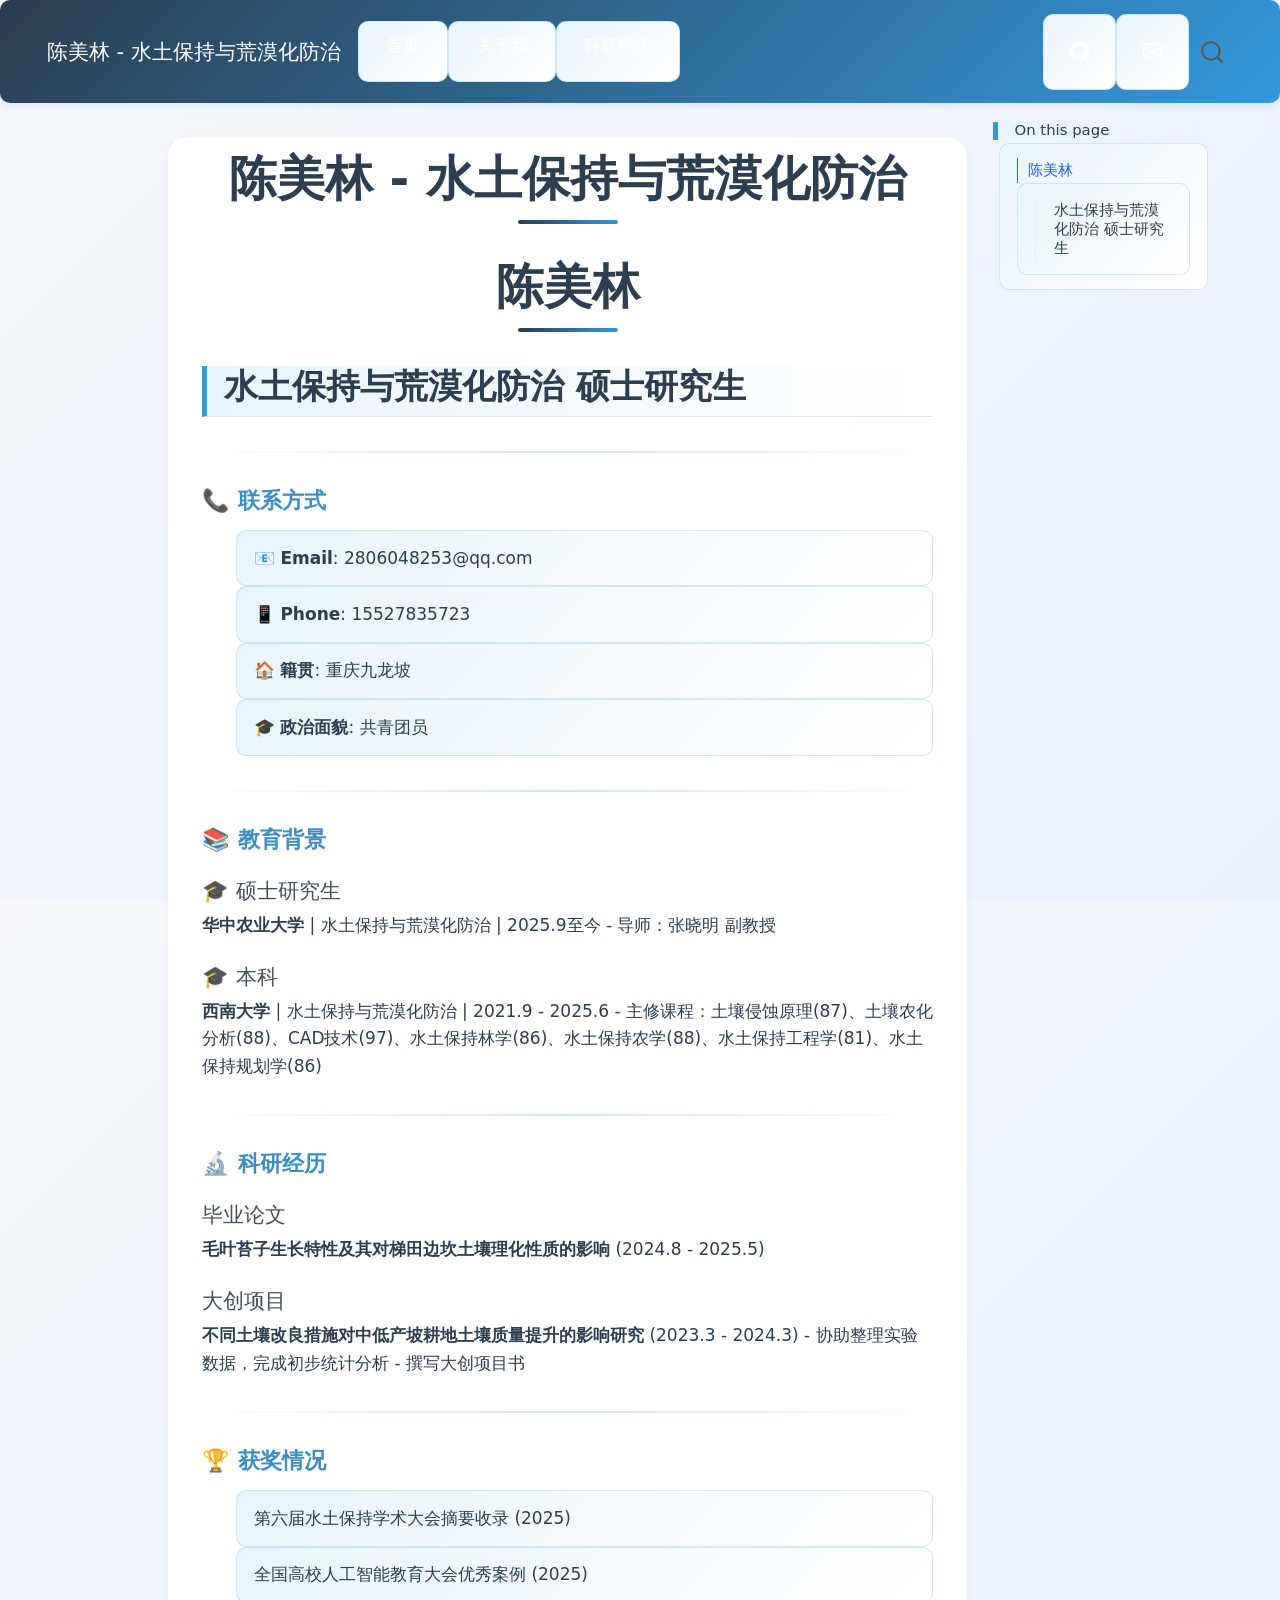
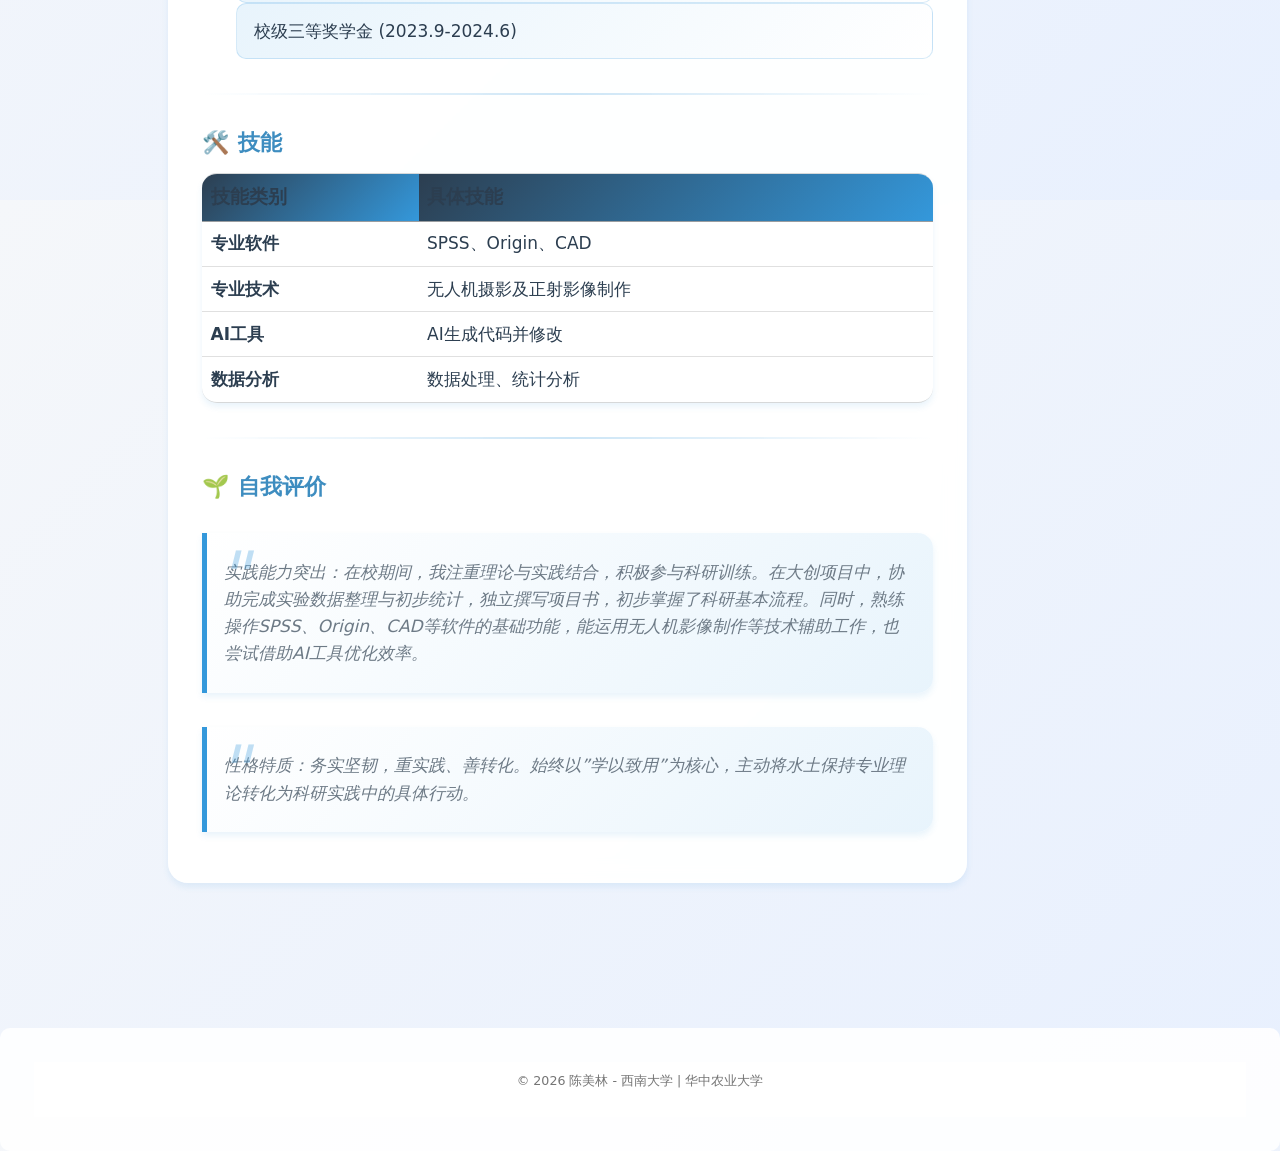
<file: index.html>
<!DOCTYPE html>
<html xmlns="http://www.w3.org/1999/xhtml" lang="en" xml:lang="en"><head>

<meta charset="utf-8">
<meta name="generator" content="quarto-1.8.27">

<meta name="viewport" content="width=device-width, initial-scale=1.0, user-scalable=yes">


<title>陈美林 - 水土保持与荒漠化防治</title>
<style>
code{white-space: pre-wrap;}
span.smallcaps{font-variant: small-caps;}
div.columns{display: flex; gap: min(4vw, 1.5em);}
div.column{flex: auto; overflow-x: auto;}
div.hanging-indent{margin-left: 1.5em; text-indent: -1.5em;}
ul.task-list{list-style: none;}
ul.task-list li input[type="checkbox"] {
  width: 0.8em;
  margin: 0 0.8em 0.2em -1em; /* quarto-specific, see https://github.com/quarto-dev/quarto-cli/issues/4556 */ 
  vertical-align: middle;
}
</style>


<script src="site_libs/quarto-nav/quarto-nav.js"></script>
<script src="site_libs/quarto-nav/headroom.min.js"></script>
<script src="site_libs/clipboard/clipboard.min.js"></script>
<script src="site_libs/quarto-search/autocomplete.umd.js"></script>
<script src="site_libs/quarto-search/fuse.min.js"></script>
<script src="site_libs/quarto-search/quarto-search.js"></script>
<meta name="quarto:offset" content="./">
<script src="site_libs/quarto-html/quarto.js" type="module"></script>
<script src="site_libs/quarto-html/tabsets/tabsets.js" type="module"></script>
<script src="site_libs/quarto-html/axe/axe-check.js" type="module"></script>
<script src="site_libs/quarto-html/popper.min.js"></script>
<script src="site_libs/quarto-html/tippy.umd.min.js"></script>
<script src="site_libs/quarto-html/anchor.min.js"></script>
<link href="site_libs/quarto-html/tippy.css" rel="stylesheet">
<link href="site_libs/quarto-html/quarto-syntax-highlighting-ed96de9b727972fe78a7b5d16c58bf87.css" rel="stylesheet" id="quarto-text-highlighting-styles">
<script src="site_libs/bootstrap/bootstrap.min.js"></script>
<link href="site_libs/bootstrap/bootstrap-icons.css" rel="stylesheet">
<link href="site_libs/bootstrap/bootstrap-e31584831b205ffbb2d98406f31c2a5b.min.css" rel="stylesheet" append-hash="true" id="quarto-bootstrap" data-mode="light">
<script id="quarto-search-options" type="application/json">{
  "location": "navbar",
  "copy-button": false,
  "collapse-after": 3,
  "panel-placement": "end",
  "type": "overlay",
  "limit": 50,
  "keyboard-shortcut": [
    "f",
    "/",
    "s"
  ],
  "show-item-context": false,
  "language": {
    "search-no-results-text": "No results",
    "search-matching-documents-text": "matching documents",
    "search-copy-link-title": "Copy link to search",
    "search-hide-matches-text": "Hide additional matches",
    "search-more-match-text": "more match in this document",
    "search-more-matches-text": "more matches in this document",
    "search-clear-button-title": "Clear",
    "search-text-placeholder": "",
    "search-detached-cancel-button-title": "Cancel",
    "search-submit-button-title": "Submit",
    "search-label": "Search"
  }
}</script>


<link rel="stylesheet" href="styles.css">
</head>

<body class="nav-fixed quarto-light">

<div id="quarto-search-results"></div>
  <header id="quarto-header" class="headroom fixed-top">
    <nav class="navbar navbar-expand-lg " data-bs-theme="dark">
      <div class="navbar-container container-fluid">
      <div class="navbar-brand-container mx-auto">
    <a class="navbar-brand" href="./index.html">
    <span class="navbar-title">陈美林 - 水土保持与荒漠化防治</span>
    </a>
  </div>
            <div id="quarto-search" class="" title="Search"></div>
          <button class="navbar-toggler" type="button" data-bs-toggle="collapse" data-bs-target="#navbarCollapse" aria-controls="navbarCollapse" role="menu" aria-expanded="false" aria-label="Toggle navigation" onclick="if (window.quartoToggleHeadroom) { window.quartoToggleHeadroom(); }">
  <span class="navbar-toggler-icon"></span>
</button>
          <div class="collapse navbar-collapse" id="navbarCollapse">
            <ul class="navbar-nav navbar-nav-scroll me-auto">
  <li class="nav-item">
    <a class="nav-link active" href="./index.html" aria-current="page"> 
<span class="menu-text">首页</span></a>
  </li>  
  <li class="nav-item">
    <a class="nav-link" href="./about.html"> 
<span class="menu-text">关于我</span></a>
  </li>  
  <li class="nav-item">
    <a class="nav-link" href="./research.html"> 
<span class="menu-text">科研经历</span></a>
  </li>  
</ul>
            <ul class="navbar-nav navbar-nav-scroll ms-auto">
  <li class="nav-item compact">
    <a class="nav-link" href="https://github.com/meilin090"> <i class="bi bi-github" role="img">
</i> 
<span class="menu-text"></span></a>
  </li>  
  <li class="nav-item compact">
    <a class="nav-link" href="mailto:2806048253@qq.com"> <i class="bi bi-envelope" role="img">
</i> 
<span class="menu-text"></span></a>
  </li>  
</ul>
          </div> <!-- /navcollapse -->
            <div class="quarto-navbar-tools">
</div>
      </div> <!-- /container-fluid -->
    </nav>
</header>
<!-- content -->
<div id="quarto-content" class="quarto-container page-columns page-rows-contents page-layout-article page-navbar">
<!-- sidebar -->
<!-- margin-sidebar -->
    <div id="quarto-margin-sidebar" class="sidebar margin-sidebar">
        <nav id="TOC" role="doc-toc" class="toc-active">
    <h2 id="toc-title">On this page</h2>
   
  <ul>
  <li><a href="#陈美林" id="toc-陈美林" class="nav-link active" data-scroll-target="#陈美林">陈美林</a>
  <ul class="collapse">
  <li><a href="#水土保持与荒漠化防治-硕士研究生" id="toc-水土保持与荒漠化防治-硕士研究生" class="nav-link" data-scroll-target="#水土保持与荒漠化防治-硕士研究生">水土保持与荒漠化防治 硕士研究生</a>
  <ul class="collapse">
  <li><a href="#联系方式" id="toc-联系方式" class="nav-link" data-scroll-target="#联系方式">📞 联系方式</a></li>
  <li><a href="#教育背景" id="toc-教育背景" class="nav-link" data-scroll-target="#教育背景">📚 教育背景</a></li>
  <li><a href="#科研经历" id="toc-科研经历" class="nav-link" data-scroll-target="#科研经历">🔬 科研经历</a></li>
  <li><a href="#获奖情况" id="toc-获奖情况" class="nav-link" data-scroll-target="#获奖情况">🏆 获奖情况</a></li>
  <li><a href="#技能" id="toc-技能" class="nav-link" data-scroll-target="#技能">🛠️ 技能</a></li>
  <li><a href="#自我评价" id="toc-自我评价" class="nav-link" data-scroll-target="#自我评价">🌱 自我评价</a></li>
  </ul></li>
  </ul></li>
  </ul>
</nav>
    </div>
<!-- main -->
<main class="content" id="quarto-document-content">

<header id="title-block-header" class="quarto-title-block default">
<div class="quarto-title">
<h1 class="title">陈美林 - 水土保持与荒漠化防治</h1>
</div>



<div class="quarto-title-meta">

    
  
    
  </div>
  


</header>


<section id="陈美林" class="level1">
<h1>陈美林</h1>
<section id="水土保持与荒漠化防治-硕士研究生" class="level2">
<h2 class="anchored" data-anchor-id="水土保持与荒漠化防治-硕士研究生">水土保持与荒漠化防治 硕士研究生</h2>
<hr>
<section id="联系方式" class="level3">
<h3 class="anchored" data-anchor-id="联系方式">📞 联系方式</h3>
<ul>
<li>📧 <strong>Email</strong>: 2806048253@qq.com</li>
<li>📱 <strong>Phone</strong>: 15527835723</li>
<li>🏠 <strong>籍贯</strong>: 重庆九龙坡</li>
<li>🎓 <strong>政治面貌</strong>: 共青团员</li>
</ul>
<hr>
</section>
<section id="教育背景" class="level3">
<h3 class="anchored" data-anchor-id="教育背景">📚 教育背景</h3>
<section id="硕士研究生" class="level4">
<h4 class="anchored" data-anchor-id="硕士研究生">🎓 硕士研究生</h4>
<p><strong>华中农业大学</strong> | 水土保持与荒漠化防治 | 2025.9至今 - 导师：张晓明 副教授</p>
</section>
<section id="本科" class="level4">
<h4 class="anchored" data-anchor-id="本科">🎓 本科</h4>
<p><strong>西南大学</strong> | 水土保持与荒漠化防治 | 2021.9 - 2025.6 - 主修课程：土壤侵蚀原理(87)、土壤农化分析(88)、CAD技术(97)、水土保持林学(86)、水土保持农学(88)、水土保持工程学(81)、水土保持规划学(86)</p>
<hr>
</section>
</section>
<section id="科研经历" class="level3">
<h3 class="anchored" data-anchor-id="科研经历">🔬 科研经历</h3>
<section id="毕业论文" class="level4">
<h4 class="anchored" data-anchor-id="毕业论文">毕业论文</h4>
<p><strong>毛叶苔子生长特性及其对梯田边坎土壤理化性质的影响</strong> (2024.8 - 2025.5)</p>
</section>
<section id="大创项目" class="level4">
<h4 class="anchored" data-anchor-id="大创项目">大创项目</h4>
<p><strong>不同土壤改良措施对中低产坡耕地土壤质量提升的影响研究</strong> (2023.3 - 2024.3) - 协助整理实验数据，完成初步统计分析 - 撰写大创项目书</p>
<hr>
</section>
</section>
<section id="获奖情况" class="level3">
<h3 class="anchored" data-anchor-id="获奖情况">🏆 获奖情况</h3>
<ul>
<li>第六届水土保持学术大会摘要收录 (2025)</li>
<li>全国高校人工智能教育大会优秀案例 (2025)</li>
<li>校级三等奖学金 (2023.9-2024.6)</li>
</ul>
<hr>
</section>
<section id="技能" class="level3">
<h3 class="anchored" data-anchor-id="技能">🛠️ 技能</h3>
<table class="caption-top table">
<thead>
<tr class="header">
<th>技能类别</th>
<th>具体技能</th>
</tr>
</thead>
<tbody>
<tr class="odd">
<td><strong>专业软件</strong></td>
<td>SPSS、Origin、CAD</td>
</tr>
<tr class="even">
<td><strong>专业技术</strong></td>
<td>无人机摄影及正射影像制作</td>
</tr>
<tr class="odd">
<td><strong>AI工具</strong></td>
<td>AI生成代码并修改</td>
</tr>
<tr class="even">
<td><strong>数据分析</strong></td>
<td>数据处理、统计分析</td>
</tr>
</tbody>
</table>
<hr>
</section>
<section id="自我评价" class="level3">
<h3 class="anchored" data-anchor-id="自我评价">🌱 自我评价</h3>
<blockquote class="blockquote">
<p>实践能力突出：在校期间，我注重理论与实践结合，积极参与科研训练。在大创项目中，协助完成实验数据整理与初步统计，独立撰写项目书，初步掌握了科研基本流程。同时，熟练操作SPSS、Origin、CAD等软件的基础功能，能运用无人机影像制作等技术辅助工作，也尝试借助AI工具优化效率。</p>
</blockquote>
<blockquote class="blockquote">
<p>性格特质：务实坚韧，重实践、善转化。始终以”学以致用”为核心，主动将水土保持专业理论转化为科研实践中的具体行动。</p>
</blockquote>


</section>
</section>
</section>

</main> <!-- /main -->
<script id="quarto-html-after-body" type="application/javascript">
  window.document.addEventListener("DOMContentLoaded", function (event) {
    const icon = "";
    const anchorJS = new window.AnchorJS();
    anchorJS.options = {
      placement: 'right',
      icon: icon
    };
    anchorJS.add('.anchored');
    const isCodeAnnotation = (el) => {
      for (const clz of el.classList) {
        if (clz.startsWith('code-annotation-')) {                     
          return true;
        }
      }
      return false;
    }
    const onCopySuccess = function(e) {
      // button target
      const button = e.trigger;
      // don't keep focus
      button.blur();
      // flash "checked"
      button.classList.add('code-copy-button-checked');
      var currentTitle = button.getAttribute("title");
      button.setAttribute("title", "Copied!");
      let tooltip;
      if (window.bootstrap) {
        button.setAttribute("data-bs-toggle", "tooltip");
        button.setAttribute("data-bs-placement", "left");
        button.setAttribute("data-bs-title", "Copied!");
        tooltip = new bootstrap.Tooltip(button, 
          { trigger: "manual", 
            customClass: "code-copy-button-tooltip",
            offset: [0, -8]});
        tooltip.show();    
      }
      setTimeout(function() {
        if (tooltip) {
          tooltip.hide();
          button.removeAttribute("data-bs-title");
          button.removeAttribute("data-bs-toggle");
          button.removeAttribute("data-bs-placement");
        }
        button.setAttribute("title", currentTitle);
        button.classList.remove('code-copy-button-checked');
      }, 1000);
      // clear code selection
      e.clearSelection();
    }
    const getTextToCopy = function(trigger) {
      const outerScaffold = trigger.parentElement.cloneNode(true);
      const codeEl = outerScaffold.querySelector('code');
      for (const childEl of codeEl.children) {
        if (isCodeAnnotation(childEl)) {
          childEl.remove();
        }
      }
      return codeEl.innerText;
    }
    const clipboard = new window.ClipboardJS('.code-copy-button:not([data-in-quarto-modal])', {
      text: getTextToCopy
    });
    clipboard.on('success', onCopySuccess);
    if (window.document.getElementById('quarto-embedded-source-code-modal')) {
      const clipboardModal = new window.ClipboardJS('.code-copy-button[data-in-quarto-modal]', {
        text: getTextToCopy,
        container: window.document.getElementById('quarto-embedded-source-code-modal')
      });
      clipboardModal.on('success', onCopySuccess);
    }
      var localhostRegex = new RegExp(/^(?:http|https):\/\/localhost\:?[0-9]*\//);
      var mailtoRegex = new RegExp(/^mailto:/);
        var filterRegex = new RegExp('/' + window.location.host + '/');
      var isInternal = (href) => {
          return filterRegex.test(href) || localhostRegex.test(href) || mailtoRegex.test(href);
      }
      // Inspect non-navigation links and adorn them if external
     var links = window.document.querySelectorAll('a[href]:not(.nav-link):not(.navbar-brand):not(.toc-action):not(.sidebar-link):not(.sidebar-item-toggle):not(.pagination-link):not(.no-external):not([aria-hidden]):not(.dropdown-item):not(.quarto-navigation-tool):not(.about-link)');
      for (var i=0; i<links.length; i++) {
        const link = links[i];
        if (!isInternal(link.href)) {
          // undo the damage that might have been done by quarto-nav.js in the case of
          // links that we want to consider external
          if (link.dataset.originalHref !== undefined) {
            link.href = link.dataset.originalHref;
          }
        }
      }
    function tippyHover(el, contentFn, onTriggerFn, onUntriggerFn) {
      const config = {
        allowHTML: true,
        maxWidth: 500,
        delay: 100,
        arrow: false,
        appendTo: function(el) {
            return el.parentElement;
        },
        interactive: true,
        interactiveBorder: 10,
        theme: 'quarto',
        placement: 'bottom-start',
      };
      if (contentFn) {
        config.content = contentFn;
      }
      if (onTriggerFn) {
        config.onTrigger = onTriggerFn;
      }
      if (onUntriggerFn) {
        config.onUntrigger = onUntriggerFn;
      }
      window.tippy(el, config); 
    }
    const noterefs = window.document.querySelectorAll('a[role="doc-noteref"]');
    for (var i=0; i<noterefs.length; i++) {
      const ref = noterefs[i];
      tippyHover(ref, function() {
        // use id or data attribute instead here
        let href = ref.getAttribute('data-footnote-href') || ref.getAttribute('href');
        try { href = new URL(href).hash; } catch {}
        const id = href.replace(/^#\/?/, "");
        const note = window.document.getElementById(id);
        if (note) {
          return note.innerHTML;
        } else {
          return "";
        }
      });
    }
    const xrefs = window.document.querySelectorAll('a.quarto-xref');
    const processXRef = (id, note) => {
      // Strip column container classes
      const stripColumnClz = (el) => {
        el.classList.remove("page-full", "page-columns");
        if (el.children) {
          for (const child of el.children) {
            stripColumnClz(child);
          }
        }
      }
      stripColumnClz(note)
      if (id === null || id.startsWith('sec-')) {
        // Special case sections, only their first couple elements
        const container = document.createElement("div");
        if (note.children && note.children.length > 2) {
          container.appendChild(note.children[0].cloneNode(true));
          for (let i = 1; i < note.children.length; i++) {
            const child = note.children[i];
            if (child.tagName === "P" && child.innerText === "") {
              continue;
            } else {
              container.appendChild(child.cloneNode(true));
              break;
            }
          }
          if (window.Quarto?.typesetMath) {
            window.Quarto.typesetMath(container);
          }
          return container.innerHTML
        } else {
          if (window.Quarto?.typesetMath) {
            window.Quarto.typesetMath(note);
          }
          return note.innerHTML;
        }
      } else {
        // Remove any anchor links if they are present
        const anchorLink = note.querySelector('a.anchorjs-link');
        if (anchorLink) {
          anchorLink.remove();
        }
        if (window.Quarto?.typesetMath) {
          window.Quarto.typesetMath(note);
        }
        if (note.classList.contains("callout")) {
          return note.outerHTML;
        } else {
          return note.innerHTML;
        }
      }
    }
    for (var i=0; i<xrefs.length; i++) {
      const xref = xrefs[i];
      tippyHover(xref, undefined, function(instance) {
        instance.disable();
        let url = xref.getAttribute('href');
        let hash = undefined; 
        if (url.startsWith('#')) {
          hash = url;
        } else {
          try { hash = new URL(url).hash; } catch {}
        }
        if (hash) {
          const id = hash.replace(/^#\/?/, "");
          const note = window.document.getElementById(id);
          if (note !== null) {
            try {
              const html = processXRef(id, note.cloneNode(true));
              instance.setContent(html);
            } finally {
              instance.enable();
              instance.show();
            }
          } else {
            // See if we can fetch this
            fetch(url.split('#')[0])
            .then(res => res.text())
            .then(html => {
              const parser = new DOMParser();
              const htmlDoc = parser.parseFromString(html, "text/html");
              const note = htmlDoc.getElementById(id);
              if (note !== null) {
                const html = processXRef(id, note);
                instance.setContent(html);
              } 
            }).finally(() => {
              instance.enable();
              instance.show();
            });
          }
        } else {
          // See if we can fetch a full url (with no hash to target)
          // This is a special case and we should probably do some content thinning / targeting
          fetch(url)
          .then(res => res.text())
          .then(html => {
            const parser = new DOMParser();
            const htmlDoc = parser.parseFromString(html, "text/html");
            const note = htmlDoc.querySelector('main.content');
            if (note !== null) {
              // This should only happen for chapter cross references
              // (since there is no id in the URL)
              // remove the first header
              if (note.children.length > 0 && note.children[0].tagName === "HEADER") {
                note.children[0].remove();
              }
              const html = processXRef(null, note);
              instance.setContent(html);
            } 
          }).finally(() => {
            instance.enable();
            instance.show();
          });
        }
      }, function(instance) {
      });
    }
        let selectedAnnoteEl;
        const selectorForAnnotation = ( cell, annotation) => {
          let cellAttr = 'data-code-cell="' + cell + '"';
          let lineAttr = 'data-code-annotation="' +  annotation + '"';
          const selector = 'span[' + cellAttr + '][' + lineAttr + ']';
          return selector;
        }
        const selectCodeLines = (annoteEl) => {
          const doc = window.document;
          const targetCell = annoteEl.getAttribute("data-target-cell");
          const targetAnnotation = annoteEl.getAttribute("data-target-annotation");
          const annoteSpan = window.document.querySelector(selectorForAnnotation(targetCell, targetAnnotation));
          const lines = annoteSpan.getAttribute("data-code-lines").split(",");
          const lineIds = lines.map((line) => {
            return targetCell + "-" + line;
          })
          let top = null;
          let height = null;
          let parent = null;
          if (lineIds.length > 0) {
              //compute the position of the single el (top and bottom and make a div)
              const el = window.document.getElementById(lineIds[0]);
              top = el.offsetTop;
              height = el.offsetHeight;
              parent = el.parentElement.parentElement;
            if (lineIds.length > 1) {
              const lastEl = window.document.getElementById(lineIds[lineIds.length - 1]);
              const bottom = lastEl.offsetTop + lastEl.offsetHeight;
              height = bottom - top;
            }
            if (top !== null && height !== null && parent !== null) {
              // cook up a div (if necessary) and position it 
              let div = window.document.getElementById("code-annotation-line-highlight");
              if (div === null) {
                div = window.document.createElement("div");
                div.setAttribute("id", "code-annotation-line-highlight");
                div.style.position = 'absolute';
                parent.appendChild(div);
              }
              div.style.top = top - 2 + "px";
              div.style.height = height + 4 + "px";
              div.style.left = 0;
              let gutterDiv = window.document.getElementById("code-annotation-line-highlight-gutter");
              if (gutterDiv === null) {
                gutterDiv = window.document.createElement("div");
                gutterDiv.setAttribute("id", "code-annotation-line-highlight-gutter");
                gutterDiv.style.position = 'absolute';
                const codeCell = window.document.getElementById(targetCell);
                const gutter = codeCell.querySelector('.code-annotation-gutter');
                gutter.appendChild(gutterDiv);
              }
              gutterDiv.style.top = top - 2 + "px";
              gutterDiv.style.height = height + 4 + "px";
            }
            selectedAnnoteEl = annoteEl;
          }
        };
        const unselectCodeLines = () => {
          const elementsIds = ["code-annotation-line-highlight", "code-annotation-line-highlight-gutter"];
          elementsIds.forEach((elId) => {
            const div = window.document.getElementById(elId);
            if (div) {
              div.remove();
            }
          });
          selectedAnnoteEl = undefined;
        };
          // Handle positioning of the toggle
      window.addEventListener(
        "resize",
        throttle(() => {
          elRect = undefined;
          if (selectedAnnoteEl) {
            selectCodeLines(selectedAnnoteEl);
          }
        }, 10)
      );
      function throttle(fn, ms) {
      let throttle = false;
      let timer;
        return (...args) => {
          if(!throttle) { // first call gets through
              fn.apply(this, args);
              throttle = true;
          } else { // all the others get throttled
              if(timer) clearTimeout(timer); // cancel #2
              timer = setTimeout(() => {
                fn.apply(this, args);
                timer = throttle = false;
              }, ms);
          }
        };
      }
        // Attach click handler to the DT
        const annoteDls = window.document.querySelectorAll('dt[data-target-cell]');
        for (const annoteDlNode of annoteDls) {
          annoteDlNode.addEventListener('click', (event) => {
            const clickedEl = event.target;
            if (clickedEl !== selectedAnnoteEl) {
              unselectCodeLines();
              const activeEl = window.document.querySelector('dt[data-target-cell].code-annotation-active');
              if (activeEl) {
                activeEl.classList.remove('code-annotation-active');
              }
              selectCodeLines(clickedEl);
              clickedEl.classList.add('code-annotation-active');
            } else {
              // Unselect the line
              unselectCodeLines();
              clickedEl.classList.remove('code-annotation-active');
            }
          });
        }
    const findCites = (el) => {
      const parentEl = el.parentElement;
      if (parentEl) {
        const cites = parentEl.dataset.cites;
        if (cites) {
          return {
            el,
            cites: cites.split(' ')
          };
        } else {
          return findCites(el.parentElement)
        }
      } else {
        return undefined;
      }
    };
    var bibliorefs = window.document.querySelectorAll('a[role="doc-biblioref"]');
    for (var i=0; i<bibliorefs.length; i++) {
      const ref = bibliorefs[i];
      const citeInfo = findCites(ref);
      if (citeInfo) {
        tippyHover(citeInfo.el, function() {
          var popup = window.document.createElement('div');
          citeInfo.cites.forEach(function(cite) {
            var citeDiv = window.document.createElement('div');
            citeDiv.classList.add('hanging-indent');
            citeDiv.classList.add('csl-entry');
            var biblioDiv = window.document.getElementById('ref-' + cite);
            if (biblioDiv) {
              citeDiv.innerHTML = biblioDiv.innerHTML;
            }
            popup.appendChild(citeDiv);
          });
          return popup.innerHTML;
        });
      }
    }
  });
  </script>
</div> <!-- /content -->
<footer class="footer">
  <div class="nav-footer">
    <div class="nav-footer-left">
      &nbsp;
    </div>   
    <div class="nav-footer-center">
<p>© 2026 陈美林 - 西南大学 | 华中农业大学</p>
</div>
    <div class="nav-footer-right">
      &nbsp;
    </div>
  </div>
</footer>




</body></html>
</file>
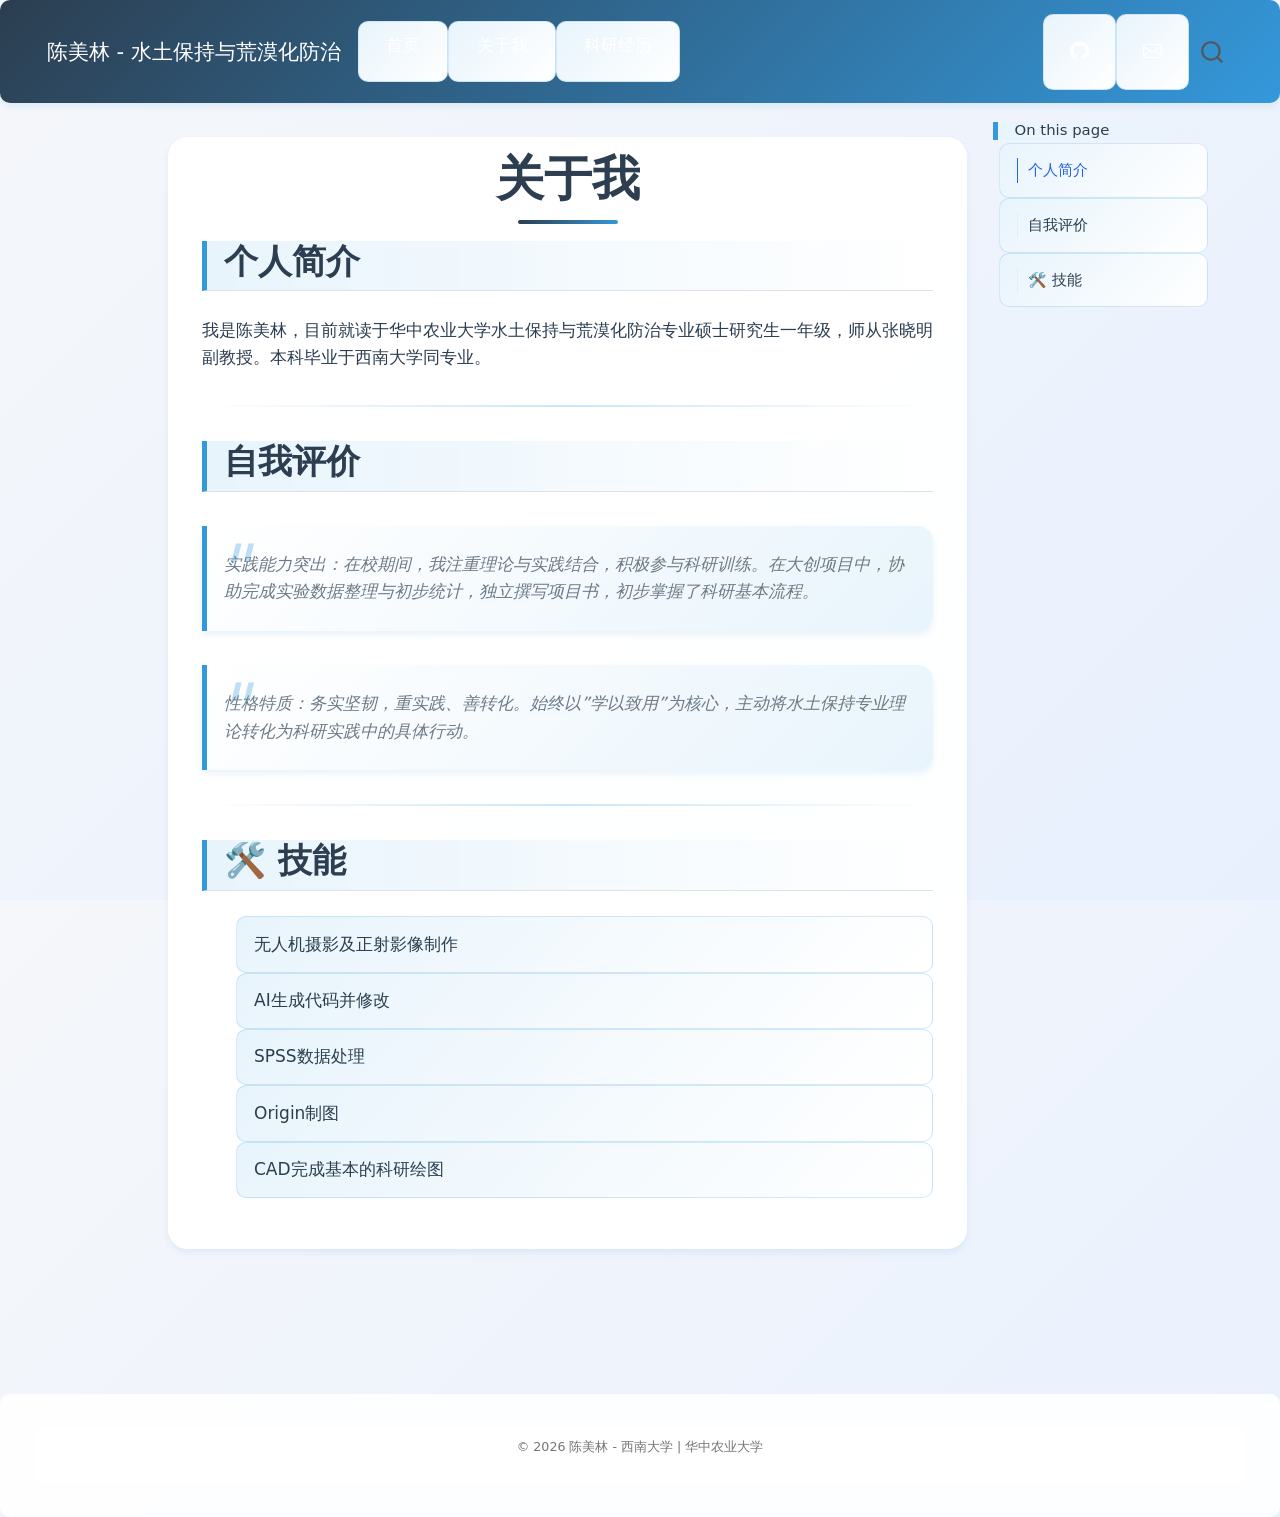
<file: about.html>
<!DOCTYPE html>
<html xmlns="http://www.w3.org/1999/xhtml" lang="en" xml:lang="en"><head>

<meta charset="utf-8">
<meta name="generator" content="quarto-1.8.27">

<meta name="viewport" content="width=device-width, initial-scale=1.0, user-scalable=yes">


<title>关于我 – 陈美林 - 水土保持与荒漠化防治</title>
<style>
code{white-space: pre-wrap;}
span.smallcaps{font-variant: small-caps;}
div.columns{display: flex; gap: min(4vw, 1.5em);}
div.column{flex: auto; overflow-x: auto;}
div.hanging-indent{margin-left: 1.5em; text-indent: -1.5em;}
ul.task-list{list-style: none;}
ul.task-list li input[type="checkbox"] {
  width: 0.8em;
  margin: 0 0.8em 0.2em -1em; /* quarto-specific, see https://github.com/quarto-dev/quarto-cli/issues/4556 */ 
  vertical-align: middle;
}
</style>


<script src="site_libs/quarto-nav/quarto-nav.js"></script>
<script src="site_libs/quarto-nav/headroom.min.js"></script>
<script src="site_libs/clipboard/clipboard.min.js"></script>
<script src="site_libs/quarto-search/autocomplete.umd.js"></script>
<script src="site_libs/quarto-search/fuse.min.js"></script>
<script src="site_libs/quarto-search/quarto-search.js"></script>
<meta name="quarto:offset" content="./">
<script src="site_libs/quarto-html/quarto.js" type="module"></script>
<script src="site_libs/quarto-html/tabsets/tabsets.js" type="module"></script>
<script src="site_libs/quarto-html/axe/axe-check.js" type="module"></script>
<script src="site_libs/quarto-html/popper.min.js"></script>
<script src="site_libs/quarto-html/tippy.umd.min.js"></script>
<script src="site_libs/quarto-html/anchor.min.js"></script>
<link href="site_libs/quarto-html/tippy.css" rel="stylesheet">
<link href="site_libs/quarto-html/quarto-syntax-highlighting-ed96de9b727972fe78a7b5d16c58bf87.css" rel="stylesheet" id="quarto-text-highlighting-styles">
<script src="site_libs/bootstrap/bootstrap.min.js"></script>
<link href="site_libs/bootstrap/bootstrap-icons.css" rel="stylesheet">
<link href="site_libs/bootstrap/bootstrap-e31584831b205ffbb2d98406f31c2a5b.min.css" rel="stylesheet" append-hash="true" id="quarto-bootstrap" data-mode="light">
<script id="quarto-search-options" type="application/json">{
  "location": "navbar",
  "copy-button": false,
  "collapse-after": 3,
  "panel-placement": "end",
  "type": "overlay",
  "limit": 50,
  "keyboard-shortcut": [
    "f",
    "/",
    "s"
  ],
  "show-item-context": false,
  "language": {
    "search-no-results-text": "No results",
    "search-matching-documents-text": "matching documents",
    "search-copy-link-title": "Copy link to search",
    "search-hide-matches-text": "Hide additional matches",
    "search-more-match-text": "more match in this document",
    "search-more-matches-text": "more matches in this document",
    "search-clear-button-title": "Clear",
    "search-text-placeholder": "",
    "search-detached-cancel-button-title": "Cancel",
    "search-submit-button-title": "Submit",
    "search-label": "Search"
  }
}</script>


<link rel="stylesheet" href="styles.css">
</head>

<body class="nav-fixed quarto-light">

<div id="quarto-search-results"></div>
  <header id="quarto-header" class="headroom fixed-top">
    <nav class="navbar navbar-expand-lg " data-bs-theme="dark">
      <div class="navbar-container container-fluid">
      <div class="navbar-brand-container mx-auto">
    <a class="navbar-brand" href="./index.html">
    <span class="navbar-title">陈美林 - 水土保持与荒漠化防治</span>
    </a>
  </div>
            <div id="quarto-search" class="" title="Search"></div>
          <button class="navbar-toggler" type="button" data-bs-toggle="collapse" data-bs-target="#navbarCollapse" aria-controls="navbarCollapse" role="menu" aria-expanded="false" aria-label="Toggle navigation" onclick="if (window.quartoToggleHeadroom) { window.quartoToggleHeadroom(); }">
  <span class="navbar-toggler-icon"></span>
</button>
          <div class="collapse navbar-collapse" id="navbarCollapse">
            <ul class="navbar-nav navbar-nav-scroll me-auto">
  <li class="nav-item">
    <a class="nav-link" href="./index.html"> 
<span class="menu-text">首页</span></a>
  </li>  
  <li class="nav-item">
    <a class="nav-link active" href="./about.html" aria-current="page"> 
<span class="menu-text">关于我</span></a>
  </li>  
  <li class="nav-item">
    <a class="nav-link" href="./research.html"> 
<span class="menu-text">科研经历</span></a>
  </li>  
</ul>
            <ul class="navbar-nav navbar-nav-scroll ms-auto">
  <li class="nav-item compact">
    <a class="nav-link" href="https://github.com/meilin090"> <i class="bi bi-github" role="img">
</i> 
<span class="menu-text"></span></a>
  </li>  
  <li class="nav-item compact">
    <a class="nav-link" href="mailto:2806048253@qq.com"> <i class="bi bi-envelope" role="img">
</i> 
<span class="menu-text"></span></a>
  </li>  
</ul>
          </div> <!-- /navcollapse -->
            <div class="quarto-navbar-tools">
</div>
      </div> <!-- /container-fluid -->
    </nav>
</header>
<!-- content -->
<div id="quarto-content" class="quarto-container page-columns page-rows-contents page-layout-article page-navbar">
<!-- sidebar -->
<!-- margin-sidebar -->
    <div id="quarto-margin-sidebar" class="sidebar margin-sidebar">
        <nav id="TOC" role="doc-toc" class="toc-active">
    <h2 id="toc-title">On this page</h2>
   
  <ul>
  <li><a href="#个人简介" id="toc-个人简介" class="nav-link active" data-scroll-target="#个人简介">个人简介</a></li>
  <li><a href="#自我评价" id="toc-自我评价" class="nav-link" data-scroll-target="#自我评价">自我评价</a></li>
  <li><a href="#技能" id="toc-技能" class="nav-link" data-scroll-target="#技能">🛠️ 技能</a></li>
  </ul>
</nav>
    </div>
<!-- main -->
<main class="content" id="quarto-document-content">

<header id="title-block-header" class="quarto-title-block default">
<div class="quarto-title">
<h1 class="title">关于我</h1>
</div>



<div class="quarto-title-meta">

    
  
    
  </div>
  


</header>


<section id="个人简介" class="level2">
<h2 class="anchored" data-anchor-id="个人简介">个人简介</h2>
<p>我是陈美林，目前就读于华中农业大学水土保持与荒漠化防治专业硕士研究生一年级，师从张晓明副教授。本科毕业于西南大学同专业。</p>
<hr>
</section>
<section id="自我评价" class="level2">
<h2 class="anchored" data-anchor-id="自我评价">自我评价</h2>
<blockquote class="blockquote">
<p>实践能力突出：在校期间，我注重理论与实践结合，积极参与科研训练。在大创项目中，协助完成实验数据整理与初步统计，独立撰写项目书，初步掌握了科研基本流程。</p>
</blockquote>
<blockquote class="blockquote">
<p>性格特质：务实坚韧，重实践、善转化。始终以”学以致用”为核心，主动将水土保持专业理论转化为科研实践中的具体行动。</p>
</blockquote>
<hr>
</section>
<section id="技能" class="level2">
<h2 class="anchored" data-anchor-id="技能">🛠️ 技能</h2>
<ul>
<li>无人机摄影及正射影像制作</li>
<li>AI生成代码并修改</li>
<li>SPSS数据处理</li>
<li>Origin制图</li>
<li>CAD完成基本的科研绘图</li>
</ul>


</section>

</main> <!-- /main -->
<script id="quarto-html-after-body" type="application/javascript">
  window.document.addEventListener("DOMContentLoaded", function (event) {
    const icon = "";
    const anchorJS = new window.AnchorJS();
    anchorJS.options = {
      placement: 'right',
      icon: icon
    };
    anchorJS.add('.anchored');
    const isCodeAnnotation = (el) => {
      for (const clz of el.classList) {
        if (clz.startsWith('code-annotation-')) {                     
          return true;
        }
      }
      return false;
    }
    const onCopySuccess = function(e) {
      // button target
      const button = e.trigger;
      // don't keep focus
      button.blur();
      // flash "checked"
      button.classList.add('code-copy-button-checked');
      var currentTitle = button.getAttribute("title");
      button.setAttribute("title", "Copied!");
      let tooltip;
      if (window.bootstrap) {
        button.setAttribute("data-bs-toggle", "tooltip");
        button.setAttribute("data-bs-placement", "left");
        button.setAttribute("data-bs-title", "Copied!");
        tooltip = new bootstrap.Tooltip(button, 
          { trigger: "manual", 
            customClass: "code-copy-button-tooltip",
            offset: [0, -8]});
        tooltip.show();    
      }
      setTimeout(function() {
        if (tooltip) {
          tooltip.hide();
          button.removeAttribute("data-bs-title");
          button.removeAttribute("data-bs-toggle");
          button.removeAttribute("data-bs-placement");
        }
        button.setAttribute("title", currentTitle);
        button.classList.remove('code-copy-button-checked');
      }, 1000);
      // clear code selection
      e.clearSelection();
    }
    const getTextToCopy = function(trigger) {
      const outerScaffold = trigger.parentElement.cloneNode(true);
      const codeEl = outerScaffold.querySelector('code');
      for (const childEl of codeEl.children) {
        if (isCodeAnnotation(childEl)) {
          childEl.remove();
        }
      }
      return codeEl.innerText;
    }
    const clipboard = new window.ClipboardJS('.code-copy-button:not([data-in-quarto-modal])', {
      text: getTextToCopy
    });
    clipboard.on('success', onCopySuccess);
    if (window.document.getElementById('quarto-embedded-source-code-modal')) {
      const clipboardModal = new window.ClipboardJS('.code-copy-button[data-in-quarto-modal]', {
        text: getTextToCopy,
        container: window.document.getElementById('quarto-embedded-source-code-modal')
      });
      clipboardModal.on('success', onCopySuccess);
    }
      var localhostRegex = new RegExp(/^(?:http|https):\/\/localhost\:?[0-9]*\//);
      var mailtoRegex = new RegExp(/^mailto:/);
        var filterRegex = new RegExp('/' + window.location.host + '/');
      var isInternal = (href) => {
          return filterRegex.test(href) || localhostRegex.test(href) || mailtoRegex.test(href);
      }
      // Inspect non-navigation links and adorn them if external
     var links = window.document.querySelectorAll('a[href]:not(.nav-link):not(.navbar-brand):not(.toc-action):not(.sidebar-link):not(.sidebar-item-toggle):not(.pagination-link):not(.no-external):not([aria-hidden]):not(.dropdown-item):not(.quarto-navigation-tool):not(.about-link)');
      for (var i=0; i<links.length; i++) {
        const link = links[i];
        if (!isInternal(link.href)) {
          // undo the damage that might have been done by quarto-nav.js in the case of
          // links that we want to consider external
          if (link.dataset.originalHref !== undefined) {
            link.href = link.dataset.originalHref;
          }
        }
      }
    function tippyHover(el, contentFn, onTriggerFn, onUntriggerFn) {
      const config = {
        allowHTML: true,
        maxWidth: 500,
        delay: 100,
        arrow: false,
        appendTo: function(el) {
            return el.parentElement;
        },
        interactive: true,
        interactiveBorder: 10,
        theme: 'quarto',
        placement: 'bottom-start',
      };
      if (contentFn) {
        config.content = contentFn;
      }
      if (onTriggerFn) {
        config.onTrigger = onTriggerFn;
      }
      if (onUntriggerFn) {
        config.onUntrigger = onUntriggerFn;
      }
      window.tippy(el, config); 
    }
    const noterefs = window.document.querySelectorAll('a[role="doc-noteref"]');
    for (var i=0; i<noterefs.length; i++) {
      const ref = noterefs[i];
      tippyHover(ref, function() {
        // use id or data attribute instead here
        let href = ref.getAttribute('data-footnote-href') || ref.getAttribute('href');
        try { href = new URL(href).hash; } catch {}
        const id = href.replace(/^#\/?/, "");
        const note = window.document.getElementById(id);
        if (note) {
          return note.innerHTML;
        } else {
          return "";
        }
      });
    }
    const xrefs = window.document.querySelectorAll('a.quarto-xref');
    const processXRef = (id, note) => {
      // Strip column container classes
      const stripColumnClz = (el) => {
        el.classList.remove("page-full", "page-columns");
        if (el.children) {
          for (const child of el.children) {
            stripColumnClz(child);
          }
        }
      }
      stripColumnClz(note)
      if (id === null || id.startsWith('sec-')) {
        // Special case sections, only their first couple elements
        const container = document.createElement("div");
        if (note.children && note.children.length > 2) {
          container.appendChild(note.children[0].cloneNode(true));
          for (let i = 1; i < note.children.length; i++) {
            const child = note.children[i];
            if (child.tagName === "P" && child.innerText === "") {
              continue;
            } else {
              container.appendChild(child.cloneNode(true));
              break;
            }
          }
          if (window.Quarto?.typesetMath) {
            window.Quarto.typesetMath(container);
          }
          return container.innerHTML
        } else {
          if (window.Quarto?.typesetMath) {
            window.Quarto.typesetMath(note);
          }
          return note.innerHTML;
        }
      } else {
        // Remove any anchor links if they are present
        const anchorLink = note.querySelector('a.anchorjs-link');
        if (anchorLink) {
          anchorLink.remove();
        }
        if (window.Quarto?.typesetMath) {
          window.Quarto.typesetMath(note);
        }
        if (note.classList.contains("callout")) {
          return note.outerHTML;
        } else {
          return note.innerHTML;
        }
      }
    }
    for (var i=0; i<xrefs.length; i++) {
      const xref = xrefs[i];
      tippyHover(xref, undefined, function(instance) {
        instance.disable();
        let url = xref.getAttribute('href');
        let hash = undefined; 
        if (url.startsWith('#')) {
          hash = url;
        } else {
          try { hash = new URL(url).hash; } catch {}
        }
        if (hash) {
          const id = hash.replace(/^#\/?/, "");
          const note = window.document.getElementById(id);
          if (note !== null) {
            try {
              const html = processXRef(id, note.cloneNode(true));
              instance.setContent(html);
            } finally {
              instance.enable();
              instance.show();
            }
          } else {
            // See if we can fetch this
            fetch(url.split('#')[0])
            .then(res => res.text())
            .then(html => {
              const parser = new DOMParser();
              const htmlDoc = parser.parseFromString(html, "text/html");
              const note = htmlDoc.getElementById(id);
              if (note !== null) {
                const html = processXRef(id, note);
                instance.setContent(html);
              } 
            }).finally(() => {
              instance.enable();
              instance.show();
            });
          }
        } else {
          // See if we can fetch a full url (with no hash to target)
          // This is a special case and we should probably do some content thinning / targeting
          fetch(url)
          .then(res => res.text())
          .then(html => {
            const parser = new DOMParser();
            const htmlDoc = parser.parseFromString(html, "text/html");
            const note = htmlDoc.querySelector('main.content');
            if (note !== null) {
              // This should only happen for chapter cross references
              // (since there is no id in the URL)
              // remove the first header
              if (note.children.length > 0 && note.children[0].tagName === "HEADER") {
                note.children[0].remove();
              }
              const html = processXRef(null, note);
              instance.setContent(html);
            } 
          }).finally(() => {
            instance.enable();
            instance.show();
          });
        }
      }, function(instance) {
      });
    }
        let selectedAnnoteEl;
        const selectorForAnnotation = ( cell, annotation) => {
          let cellAttr = 'data-code-cell="' + cell + '"';
          let lineAttr = 'data-code-annotation="' +  annotation + '"';
          const selector = 'span[' + cellAttr + '][' + lineAttr + ']';
          return selector;
        }
        const selectCodeLines = (annoteEl) => {
          const doc = window.document;
          const targetCell = annoteEl.getAttribute("data-target-cell");
          const targetAnnotation = annoteEl.getAttribute("data-target-annotation");
          const annoteSpan = window.document.querySelector(selectorForAnnotation(targetCell, targetAnnotation));
          const lines = annoteSpan.getAttribute("data-code-lines").split(",");
          const lineIds = lines.map((line) => {
            return targetCell + "-" + line;
          })
          let top = null;
          let height = null;
          let parent = null;
          if (lineIds.length > 0) {
              //compute the position of the single el (top and bottom and make a div)
              const el = window.document.getElementById(lineIds[0]);
              top = el.offsetTop;
              height = el.offsetHeight;
              parent = el.parentElement.parentElement;
            if (lineIds.length > 1) {
              const lastEl = window.document.getElementById(lineIds[lineIds.length - 1]);
              const bottom = lastEl.offsetTop + lastEl.offsetHeight;
              height = bottom - top;
            }
            if (top !== null && height !== null && parent !== null) {
              // cook up a div (if necessary) and position it 
              let div = window.document.getElementById("code-annotation-line-highlight");
              if (div === null) {
                div = window.document.createElement("div");
                div.setAttribute("id", "code-annotation-line-highlight");
                div.style.position = 'absolute';
                parent.appendChild(div);
              }
              div.style.top = top - 2 + "px";
              div.style.height = height + 4 + "px";
              div.style.left = 0;
              let gutterDiv = window.document.getElementById("code-annotation-line-highlight-gutter");
              if (gutterDiv === null) {
                gutterDiv = window.document.createElement("div");
                gutterDiv.setAttribute("id", "code-annotation-line-highlight-gutter");
                gutterDiv.style.position = 'absolute';
                const codeCell = window.document.getElementById(targetCell);
                const gutter = codeCell.querySelector('.code-annotation-gutter');
                gutter.appendChild(gutterDiv);
              }
              gutterDiv.style.top = top - 2 + "px";
              gutterDiv.style.height = height + 4 + "px";
            }
            selectedAnnoteEl = annoteEl;
          }
        };
        const unselectCodeLines = () => {
          const elementsIds = ["code-annotation-line-highlight", "code-annotation-line-highlight-gutter"];
          elementsIds.forEach((elId) => {
            const div = window.document.getElementById(elId);
            if (div) {
              div.remove();
            }
          });
          selectedAnnoteEl = undefined;
        };
          // Handle positioning of the toggle
      window.addEventListener(
        "resize",
        throttle(() => {
          elRect = undefined;
          if (selectedAnnoteEl) {
            selectCodeLines(selectedAnnoteEl);
          }
        }, 10)
      );
      function throttle(fn, ms) {
      let throttle = false;
      let timer;
        return (...args) => {
          if(!throttle) { // first call gets through
              fn.apply(this, args);
              throttle = true;
          } else { // all the others get throttled
              if(timer) clearTimeout(timer); // cancel #2
              timer = setTimeout(() => {
                fn.apply(this, args);
                timer = throttle = false;
              }, ms);
          }
        };
      }
        // Attach click handler to the DT
        const annoteDls = window.document.querySelectorAll('dt[data-target-cell]');
        for (const annoteDlNode of annoteDls) {
          annoteDlNode.addEventListener('click', (event) => {
            const clickedEl = event.target;
            if (clickedEl !== selectedAnnoteEl) {
              unselectCodeLines();
              const activeEl = window.document.querySelector('dt[data-target-cell].code-annotation-active');
              if (activeEl) {
                activeEl.classList.remove('code-annotation-active');
              }
              selectCodeLines(clickedEl);
              clickedEl.classList.add('code-annotation-active');
            } else {
              // Unselect the line
              unselectCodeLines();
              clickedEl.classList.remove('code-annotation-active');
            }
          });
        }
    const findCites = (el) => {
      const parentEl = el.parentElement;
      if (parentEl) {
        const cites = parentEl.dataset.cites;
        if (cites) {
          return {
            el,
            cites: cites.split(' ')
          };
        } else {
          return findCites(el.parentElement)
        }
      } else {
        return undefined;
      }
    };
    var bibliorefs = window.document.querySelectorAll('a[role="doc-biblioref"]');
    for (var i=0; i<bibliorefs.length; i++) {
      const ref = bibliorefs[i];
      const citeInfo = findCites(ref);
      if (citeInfo) {
        tippyHover(citeInfo.el, function() {
          var popup = window.document.createElement('div');
          citeInfo.cites.forEach(function(cite) {
            var citeDiv = window.document.createElement('div');
            citeDiv.classList.add('hanging-indent');
            citeDiv.classList.add('csl-entry');
            var biblioDiv = window.document.getElementById('ref-' + cite);
            if (biblioDiv) {
              citeDiv.innerHTML = biblioDiv.innerHTML;
            }
            popup.appendChild(citeDiv);
          });
          return popup.innerHTML;
        });
      }
    }
  });
  </script>
</div> <!-- /content -->
<footer class="footer">
  <div class="nav-footer">
    <div class="nav-footer-left">
      &nbsp;
    </div>   
    <div class="nav-footer-center">
<p>© 2026 陈美林 - 西南大学 | 华中农业大学</p>
</div>
    <div class="nav-footer-right">
      &nbsp;
    </div>
  </div>
</footer>




</body></html>
</file>
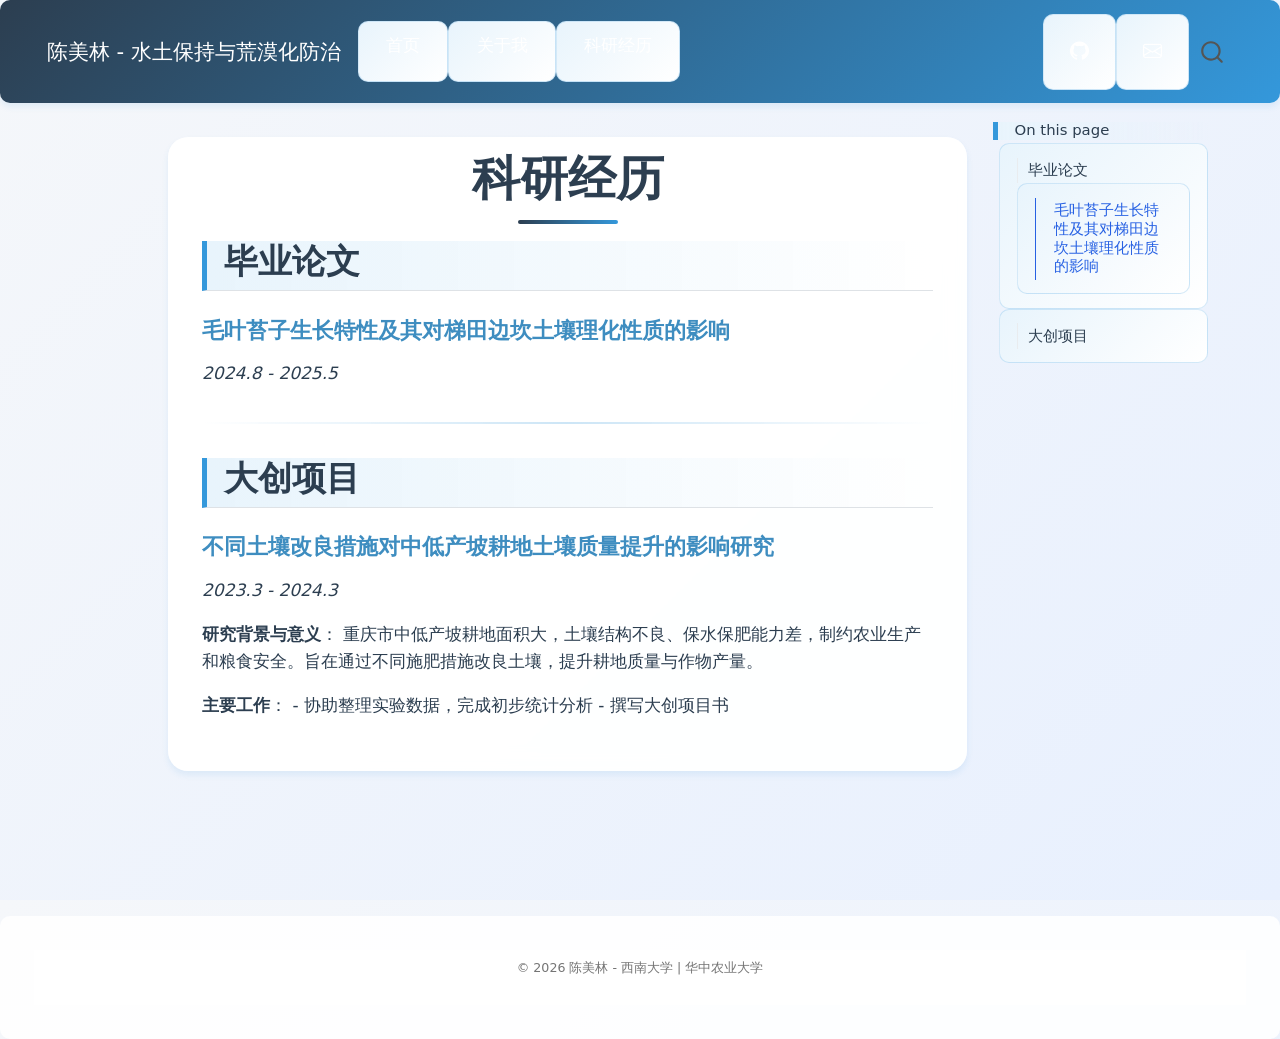
<file: research.html>
<!DOCTYPE html>
<html xmlns="http://www.w3.org/1999/xhtml" lang="en" xml:lang="en"><head>

<meta charset="utf-8">
<meta name="generator" content="quarto-1.8.27">

<meta name="viewport" content="width=device-width, initial-scale=1.0, user-scalable=yes">


<title>科研经历 – 陈美林 - 水土保持与荒漠化防治</title>
<style>
code{white-space: pre-wrap;}
span.smallcaps{font-variant: small-caps;}
div.columns{display: flex; gap: min(4vw, 1.5em);}
div.column{flex: auto; overflow-x: auto;}
div.hanging-indent{margin-left: 1.5em; text-indent: -1.5em;}
ul.task-list{list-style: none;}
ul.task-list li input[type="checkbox"] {
  width: 0.8em;
  margin: 0 0.8em 0.2em -1em; /* quarto-specific, see https://github.com/quarto-dev/quarto-cli/issues/4556 */ 
  vertical-align: middle;
}
</style>


<script src="site_libs/quarto-nav/quarto-nav.js"></script>
<script src="site_libs/quarto-nav/headroom.min.js"></script>
<script src="site_libs/clipboard/clipboard.min.js"></script>
<script src="site_libs/quarto-search/autocomplete.umd.js"></script>
<script src="site_libs/quarto-search/fuse.min.js"></script>
<script src="site_libs/quarto-search/quarto-search.js"></script>
<meta name="quarto:offset" content="./">
<script src="site_libs/quarto-html/quarto.js" type="module"></script>
<script src="site_libs/quarto-html/tabsets/tabsets.js" type="module"></script>
<script src="site_libs/quarto-html/axe/axe-check.js" type="module"></script>
<script src="site_libs/quarto-html/popper.min.js"></script>
<script src="site_libs/quarto-html/tippy.umd.min.js"></script>
<script src="site_libs/quarto-html/anchor.min.js"></script>
<link href="site_libs/quarto-html/tippy.css" rel="stylesheet">
<link href="site_libs/quarto-html/quarto-syntax-highlighting-ed96de9b727972fe78a7b5d16c58bf87.css" rel="stylesheet" id="quarto-text-highlighting-styles">
<script src="site_libs/bootstrap/bootstrap.min.js"></script>
<link href="site_libs/bootstrap/bootstrap-icons.css" rel="stylesheet">
<link href="site_libs/bootstrap/bootstrap-e31584831b205ffbb2d98406f31c2a5b.min.css" rel="stylesheet" append-hash="true" id="quarto-bootstrap" data-mode="light">
<script id="quarto-search-options" type="application/json">{
  "location": "navbar",
  "copy-button": false,
  "collapse-after": 3,
  "panel-placement": "end",
  "type": "overlay",
  "limit": 50,
  "keyboard-shortcut": [
    "f",
    "/",
    "s"
  ],
  "show-item-context": false,
  "language": {
    "search-no-results-text": "No results",
    "search-matching-documents-text": "matching documents",
    "search-copy-link-title": "Copy link to search",
    "search-hide-matches-text": "Hide additional matches",
    "search-more-match-text": "more match in this document",
    "search-more-matches-text": "more matches in this document",
    "search-clear-button-title": "Clear",
    "search-text-placeholder": "",
    "search-detached-cancel-button-title": "Cancel",
    "search-submit-button-title": "Submit",
    "search-label": "Search"
  }
}</script>


<link rel="stylesheet" href="styles.css">
</head>

<body class="nav-fixed quarto-light">

<div id="quarto-search-results"></div>
  <header id="quarto-header" class="headroom fixed-top">
    <nav class="navbar navbar-expand-lg " data-bs-theme="dark">
      <div class="navbar-container container-fluid">
      <div class="navbar-brand-container mx-auto">
    <a class="navbar-brand" href="./index.html">
    <span class="navbar-title">陈美林 - 水土保持与荒漠化防治</span>
    </a>
  </div>
            <div id="quarto-search" class="" title="Search"></div>
          <button class="navbar-toggler" type="button" data-bs-toggle="collapse" data-bs-target="#navbarCollapse" aria-controls="navbarCollapse" role="menu" aria-expanded="false" aria-label="Toggle navigation" onclick="if (window.quartoToggleHeadroom) { window.quartoToggleHeadroom(); }">
  <span class="navbar-toggler-icon"></span>
</button>
          <div class="collapse navbar-collapse" id="navbarCollapse">
            <ul class="navbar-nav navbar-nav-scroll me-auto">
  <li class="nav-item">
    <a class="nav-link" href="./index.html"> 
<span class="menu-text">首页</span></a>
  </li>  
  <li class="nav-item">
    <a class="nav-link" href="./about.html"> 
<span class="menu-text">关于我</span></a>
  </li>  
  <li class="nav-item">
    <a class="nav-link active" href="./research.html" aria-current="page"> 
<span class="menu-text">科研经历</span></a>
  </li>  
</ul>
            <ul class="navbar-nav navbar-nav-scroll ms-auto">
  <li class="nav-item compact">
    <a class="nav-link" href="https://github.com/meilin090"> <i class="bi bi-github" role="img">
</i> 
<span class="menu-text"></span></a>
  </li>  
  <li class="nav-item compact">
    <a class="nav-link" href="mailto:2806048253@qq.com"> <i class="bi bi-envelope" role="img">
</i> 
<span class="menu-text"></span></a>
  </li>  
</ul>
          </div> <!-- /navcollapse -->
            <div class="quarto-navbar-tools">
</div>
      </div> <!-- /container-fluid -->
    </nav>
</header>
<!-- content -->
<div id="quarto-content" class="quarto-container page-columns page-rows-contents page-layout-article page-navbar">
<!-- sidebar -->
<!-- margin-sidebar -->
    <div id="quarto-margin-sidebar" class="sidebar margin-sidebar">
        <nav id="TOC" role="doc-toc" class="toc-active">
    <h2 id="toc-title">On this page</h2>
   
  <ul>
  <li><a href="#毕业论文" id="toc-毕业论文" class="nav-link active" data-scroll-target="#毕业论文">毕业论文</a>
  <ul class="collapse">
  <li><a href="#毛叶苔子生长特性及其对梯田边坎土壤理化性质的影响" id="toc-毛叶苔子生长特性及其对梯田边坎土壤理化性质的影响" class="nav-link" data-scroll-target="#毛叶苔子生长特性及其对梯田边坎土壤理化性质的影响">毛叶苔子生长特性及其对梯田边坎土壤理化性质的影响</a></li>
  </ul></li>
  <li><a href="#大创项目" id="toc-大创项目" class="nav-link" data-scroll-target="#大创项目">大创项目</a>
  <ul class="collapse">
  <li><a href="#不同土壤改良措施对中低产坡耕地土壤质量提升的影响研究" id="toc-不同土壤改良措施对中低产坡耕地土壤质量提升的影响研究" class="nav-link" data-scroll-target="#不同土壤改良措施对中低产坡耕地土壤质量提升的影响研究">不同土壤改良措施对中低产坡耕地土壤质量提升的影响研究</a></li>
  </ul></li>
  </ul>
</nav>
    </div>
<!-- main -->
<main class="content" id="quarto-document-content">

<header id="title-block-header" class="quarto-title-block default">
<div class="quarto-title">
<h1 class="title">科研经历</h1>
</div>



<div class="quarto-title-meta">

    
  
    
  </div>
  


</header>


<section id="毕业论文" class="level2">
<h2 class="anchored" data-anchor-id="毕业论文">毕业论文</h2>
<section id="毛叶苔子生长特性及其对梯田边坎土壤理化性质的影响" class="level3">
<h3 class="anchored" data-anchor-id="毛叶苔子生长特性及其对梯田边坎土壤理化性质的影响">毛叶苔子生长特性及其对梯田边坎土壤理化性质的影响</h3>
<p><em>2024.8 - 2025.5</em></p>
<hr>
</section>
</section>
<section id="大创项目" class="level2">
<h2 class="anchored" data-anchor-id="大创项目">大创项目</h2>
<section id="不同土壤改良措施对中低产坡耕地土壤质量提升的影响研究" class="level3">
<h3 class="anchored" data-anchor-id="不同土壤改良措施对中低产坡耕地土壤质量提升的影响研究">不同土壤改良措施对中低产坡耕地土壤质量提升的影响研究</h3>
<p><em>2023.3 - 2024.3</em></p>
<p><strong>研究背景与意义</strong>： 重庆市中低产坡耕地面积大，土壤结构不良、保水保肥能力差，制约农业生产和粮食安全。旨在通过不同施肥措施改良土壤，提升耕地质量与作物产量。</p>
<p><strong>主要工作</strong>： - 协助整理实验数据，完成初步统计分析 - 撰写大创项目书</p>


</section>
</section>

</main> <!-- /main -->
<script id="quarto-html-after-body" type="application/javascript">
  window.document.addEventListener("DOMContentLoaded", function (event) {
    const icon = "";
    const anchorJS = new window.AnchorJS();
    anchorJS.options = {
      placement: 'right',
      icon: icon
    };
    anchorJS.add('.anchored');
    const isCodeAnnotation = (el) => {
      for (const clz of el.classList) {
        if (clz.startsWith('code-annotation-')) {                     
          return true;
        }
      }
      return false;
    }
    const onCopySuccess = function(e) {
      // button target
      const button = e.trigger;
      // don't keep focus
      button.blur();
      // flash "checked"
      button.classList.add('code-copy-button-checked');
      var currentTitle = button.getAttribute("title");
      button.setAttribute("title", "Copied!");
      let tooltip;
      if (window.bootstrap) {
        button.setAttribute("data-bs-toggle", "tooltip");
        button.setAttribute("data-bs-placement", "left");
        button.setAttribute("data-bs-title", "Copied!");
        tooltip = new bootstrap.Tooltip(button, 
          { trigger: "manual", 
            customClass: "code-copy-button-tooltip",
            offset: [0, -8]});
        tooltip.show();    
      }
      setTimeout(function() {
        if (tooltip) {
          tooltip.hide();
          button.removeAttribute("data-bs-title");
          button.removeAttribute("data-bs-toggle");
          button.removeAttribute("data-bs-placement");
        }
        button.setAttribute("title", currentTitle);
        button.classList.remove('code-copy-button-checked');
      }, 1000);
      // clear code selection
      e.clearSelection();
    }
    const getTextToCopy = function(trigger) {
      const outerScaffold = trigger.parentElement.cloneNode(true);
      const codeEl = outerScaffold.querySelector('code');
      for (const childEl of codeEl.children) {
        if (isCodeAnnotation(childEl)) {
          childEl.remove();
        }
      }
      return codeEl.innerText;
    }
    const clipboard = new window.ClipboardJS('.code-copy-button:not([data-in-quarto-modal])', {
      text: getTextToCopy
    });
    clipboard.on('success', onCopySuccess);
    if (window.document.getElementById('quarto-embedded-source-code-modal')) {
      const clipboardModal = new window.ClipboardJS('.code-copy-button[data-in-quarto-modal]', {
        text: getTextToCopy,
        container: window.document.getElementById('quarto-embedded-source-code-modal')
      });
      clipboardModal.on('success', onCopySuccess);
    }
      var localhostRegex = new RegExp(/^(?:http|https):\/\/localhost\:?[0-9]*\//);
      var mailtoRegex = new RegExp(/^mailto:/);
        var filterRegex = new RegExp('/' + window.location.host + '/');
      var isInternal = (href) => {
          return filterRegex.test(href) || localhostRegex.test(href) || mailtoRegex.test(href);
      }
      // Inspect non-navigation links and adorn them if external
     var links = window.document.querySelectorAll('a[href]:not(.nav-link):not(.navbar-brand):not(.toc-action):not(.sidebar-link):not(.sidebar-item-toggle):not(.pagination-link):not(.no-external):not([aria-hidden]):not(.dropdown-item):not(.quarto-navigation-tool):not(.about-link)');
      for (var i=0; i<links.length; i++) {
        const link = links[i];
        if (!isInternal(link.href)) {
          // undo the damage that might have been done by quarto-nav.js in the case of
          // links that we want to consider external
          if (link.dataset.originalHref !== undefined) {
            link.href = link.dataset.originalHref;
          }
        }
      }
    function tippyHover(el, contentFn, onTriggerFn, onUntriggerFn) {
      const config = {
        allowHTML: true,
        maxWidth: 500,
        delay: 100,
        arrow: false,
        appendTo: function(el) {
            return el.parentElement;
        },
        interactive: true,
        interactiveBorder: 10,
        theme: 'quarto',
        placement: 'bottom-start',
      };
      if (contentFn) {
        config.content = contentFn;
      }
      if (onTriggerFn) {
        config.onTrigger = onTriggerFn;
      }
      if (onUntriggerFn) {
        config.onUntrigger = onUntriggerFn;
      }
      window.tippy(el, config); 
    }
    const noterefs = window.document.querySelectorAll('a[role="doc-noteref"]');
    for (var i=0; i<noterefs.length; i++) {
      const ref = noterefs[i];
      tippyHover(ref, function() {
        // use id or data attribute instead here
        let href = ref.getAttribute('data-footnote-href') || ref.getAttribute('href');
        try { href = new URL(href).hash; } catch {}
        const id = href.replace(/^#\/?/, "");
        const note = window.document.getElementById(id);
        if (note) {
          return note.innerHTML;
        } else {
          return "";
        }
      });
    }
    const xrefs = window.document.querySelectorAll('a.quarto-xref');
    const processXRef = (id, note) => {
      // Strip column container classes
      const stripColumnClz = (el) => {
        el.classList.remove("page-full", "page-columns");
        if (el.children) {
          for (const child of el.children) {
            stripColumnClz(child);
          }
        }
      }
      stripColumnClz(note)
      if (id === null || id.startsWith('sec-')) {
        // Special case sections, only their first couple elements
        const container = document.createElement("div");
        if (note.children && note.children.length > 2) {
          container.appendChild(note.children[0].cloneNode(true));
          for (let i = 1; i < note.children.length; i++) {
            const child = note.children[i];
            if (child.tagName === "P" && child.innerText === "") {
              continue;
            } else {
              container.appendChild(child.cloneNode(true));
              break;
            }
          }
          if (window.Quarto?.typesetMath) {
            window.Quarto.typesetMath(container);
          }
          return container.innerHTML
        } else {
          if (window.Quarto?.typesetMath) {
            window.Quarto.typesetMath(note);
          }
          return note.innerHTML;
        }
      } else {
        // Remove any anchor links if they are present
        const anchorLink = note.querySelector('a.anchorjs-link');
        if (anchorLink) {
          anchorLink.remove();
        }
        if (window.Quarto?.typesetMath) {
          window.Quarto.typesetMath(note);
        }
        if (note.classList.contains("callout")) {
          return note.outerHTML;
        } else {
          return note.innerHTML;
        }
      }
    }
    for (var i=0; i<xrefs.length; i++) {
      const xref = xrefs[i];
      tippyHover(xref, undefined, function(instance) {
        instance.disable();
        let url = xref.getAttribute('href');
        let hash = undefined; 
        if (url.startsWith('#')) {
          hash = url;
        } else {
          try { hash = new URL(url).hash; } catch {}
        }
        if (hash) {
          const id = hash.replace(/^#\/?/, "");
          const note = window.document.getElementById(id);
          if (note !== null) {
            try {
              const html = processXRef(id, note.cloneNode(true));
              instance.setContent(html);
            } finally {
              instance.enable();
              instance.show();
            }
          } else {
            // See if we can fetch this
            fetch(url.split('#')[0])
            .then(res => res.text())
            .then(html => {
              const parser = new DOMParser();
              const htmlDoc = parser.parseFromString(html, "text/html");
              const note = htmlDoc.getElementById(id);
              if (note !== null) {
                const html = processXRef(id, note);
                instance.setContent(html);
              } 
            }).finally(() => {
              instance.enable();
              instance.show();
            });
          }
        } else {
          // See if we can fetch a full url (with no hash to target)
          // This is a special case and we should probably do some content thinning / targeting
          fetch(url)
          .then(res => res.text())
          .then(html => {
            const parser = new DOMParser();
            const htmlDoc = parser.parseFromString(html, "text/html");
            const note = htmlDoc.querySelector('main.content');
            if (note !== null) {
              // This should only happen for chapter cross references
              // (since there is no id in the URL)
              // remove the first header
              if (note.children.length > 0 && note.children[0].tagName === "HEADER") {
                note.children[0].remove();
              }
              const html = processXRef(null, note);
              instance.setContent(html);
            } 
          }).finally(() => {
            instance.enable();
            instance.show();
          });
        }
      }, function(instance) {
      });
    }
        let selectedAnnoteEl;
        const selectorForAnnotation = ( cell, annotation) => {
          let cellAttr = 'data-code-cell="' + cell + '"';
          let lineAttr = 'data-code-annotation="' +  annotation + '"';
          const selector = 'span[' + cellAttr + '][' + lineAttr + ']';
          return selector;
        }
        const selectCodeLines = (annoteEl) => {
          const doc = window.document;
          const targetCell = annoteEl.getAttribute("data-target-cell");
          const targetAnnotation = annoteEl.getAttribute("data-target-annotation");
          const annoteSpan = window.document.querySelector(selectorForAnnotation(targetCell, targetAnnotation));
          const lines = annoteSpan.getAttribute("data-code-lines").split(",");
          const lineIds = lines.map((line) => {
            return targetCell + "-" + line;
          })
          let top = null;
          let height = null;
          let parent = null;
          if (lineIds.length > 0) {
              //compute the position of the single el (top and bottom and make a div)
              const el = window.document.getElementById(lineIds[0]);
              top = el.offsetTop;
              height = el.offsetHeight;
              parent = el.parentElement.parentElement;
            if (lineIds.length > 1) {
              const lastEl = window.document.getElementById(lineIds[lineIds.length - 1]);
              const bottom = lastEl.offsetTop + lastEl.offsetHeight;
              height = bottom - top;
            }
            if (top !== null && height !== null && parent !== null) {
              // cook up a div (if necessary) and position it 
              let div = window.document.getElementById("code-annotation-line-highlight");
              if (div === null) {
                div = window.document.createElement("div");
                div.setAttribute("id", "code-annotation-line-highlight");
                div.style.position = 'absolute';
                parent.appendChild(div);
              }
              div.style.top = top - 2 + "px";
              div.style.height = height + 4 + "px";
              div.style.left = 0;
              let gutterDiv = window.document.getElementById("code-annotation-line-highlight-gutter");
              if (gutterDiv === null) {
                gutterDiv = window.document.createElement("div");
                gutterDiv.setAttribute("id", "code-annotation-line-highlight-gutter");
                gutterDiv.style.position = 'absolute';
                const codeCell = window.document.getElementById(targetCell);
                const gutter = codeCell.querySelector('.code-annotation-gutter');
                gutter.appendChild(gutterDiv);
              }
              gutterDiv.style.top = top - 2 + "px";
              gutterDiv.style.height = height + 4 + "px";
            }
            selectedAnnoteEl = annoteEl;
          }
        };
        const unselectCodeLines = () => {
          const elementsIds = ["code-annotation-line-highlight", "code-annotation-line-highlight-gutter"];
          elementsIds.forEach((elId) => {
            const div = window.document.getElementById(elId);
            if (div) {
              div.remove();
            }
          });
          selectedAnnoteEl = undefined;
        };
          // Handle positioning of the toggle
      window.addEventListener(
        "resize",
        throttle(() => {
          elRect = undefined;
          if (selectedAnnoteEl) {
            selectCodeLines(selectedAnnoteEl);
          }
        }, 10)
      );
      function throttle(fn, ms) {
      let throttle = false;
      let timer;
        return (...args) => {
          if(!throttle) { // first call gets through
              fn.apply(this, args);
              throttle = true;
          } else { // all the others get throttled
              if(timer) clearTimeout(timer); // cancel #2
              timer = setTimeout(() => {
                fn.apply(this, args);
                timer = throttle = false;
              }, ms);
          }
        };
      }
        // Attach click handler to the DT
        const annoteDls = window.document.querySelectorAll('dt[data-target-cell]');
        for (const annoteDlNode of annoteDls) {
          annoteDlNode.addEventListener('click', (event) => {
            const clickedEl = event.target;
            if (clickedEl !== selectedAnnoteEl) {
              unselectCodeLines();
              const activeEl = window.document.querySelector('dt[data-target-cell].code-annotation-active');
              if (activeEl) {
                activeEl.classList.remove('code-annotation-active');
              }
              selectCodeLines(clickedEl);
              clickedEl.classList.add('code-annotation-active');
            } else {
              // Unselect the line
              unselectCodeLines();
              clickedEl.classList.remove('code-annotation-active');
            }
          });
        }
    const findCites = (el) => {
      const parentEl = el.parentElement;
      if (parentEl) {
        const cites = parentEl.dataset.cites;
        if (cites) {
          return {
            el,
            cites: cites.split(' ')
          };
        } else {
          return findCites(el.parentElement)
        }
      } else {
        return undefined;
      }
    };
    var bibliorefs = window.document.querySelectorAll('a[role="doc-biblioref"]');
    for (var i=0; i<bibliorefs.length; i++) {
      const ref = bibliorefs[i];
      const citeInfo = findCites(ref);
      if (citeInfo) {
        tippyHover(citeInfo.el, function() {
          var popup = window.document.createElement('div');
          citeInfo.cites.forEach(function(cite) {
            var citeDiv = window.document.createElement('div');
            citeDiv.classList.add('hanging-indent');
            citeDiv.classList.add('csl-entry');
            var biblioDiv = window.document.getElementById('ref-' + cite);
            if (biblioDiv) {
              citeDiv.innerHTML = biblioDiv.innerHTML;
            }
            popup.appendChild(citeDiv);
          });
          return popup.innerHTML;
        });
      }
    }
  });
  </script>
</div> <!-- /content -->
<footer class="footer">
  <div class="nav-footer">
    <div class="nav-footer-left">
      &nbsp;
    </div>   
    <div class="nav-footer-center">
<p>© 2026 陈美林 - 西南大学 | 华中农业大学</p>
</div>
    <div class="nav-footer-right">
      &nbsp;
    </div>
  </div>
</footer>




</body></html>
</file>
<file: site_libs/quarto-html/tippy.css>
.tippy-box[data-animation=fade][data-state=hidden]{opacity:0}[data-tippy-root]{max-width:calc(100vw - 10px)}.tippy-box{position:relative;background-color:#333;color:#fff;border-radius:4px;font-size:14px;line-height:1.4;white-space:normal;outline:0;transition-property:transform,visibility,opacity}.tippy-box[data-placement^=top]>.tippy-arrow{bottom:0}.tippy-box[data-placement^=top]>.tippy-arrow:before{bottom:-7px;left:0;border-width:8px 8px 0;border-top-color:initial;transform-origin:center top}.tippy-box[data-placement^=bottom]>.tippy-arrow{top:0}.tippy-box[data-placement^=bottom]>.tippy-arrow:before{top:-7px;left:0;border-width:0 8px 8px;border-bottom-color:initial;transform-origin:center bottom}.tippy-box[data-placement^=left]>.tippy-arrow{right:0}.tippy-box[data-placement^=left]>.tippy-arrow:before{border-width:8px 0 8px 8px;border-left-color:initial;right:-7px;transform-origin:center left}.tippy-box[data-placement^=right]>.tippy-arrow{left:0}.tippy-box[data-placement^=right]>.tippy-arrow:before{left:-7px;border-width:8px 8px 8px 0;border-right-color:initial;transform-origin:center right}.tippy-box[data-inertia][data-state=visible]{transition-timing-function:cubic-bezier(.54,1.5,.38,1.11)}.tippy-arrow{width:16px;height:16px;color:#333}.tippy-arrow:before{content:"";position:absolute;border-color:transparent;border-style:solid}.tippy-content{position:relative;padding:5px 9px;z-index:1}
</file>
<file: site_libs/quarto-html/quarto-syntax-highlighting-ed96de9b727972fe78a7b5d16c58bf87.css>
/* quarto syntax highlight colors */
:root {
  --quarto-hl-ot-color: #003B4F;
  --quarto-hl-at-color: #657422;
  --quarto-hl-ss-color: #20794D;
  --quarto-hl-an-color: #5E5E5E;
  --quarto-hl-fu-color: #4758AB;
  --quarto-hl-st-color: #20794D;
  --quarto-hl-cf-color: #003B4F;
  --quarto-hl-op-color: #5E5E5E;
  --quarto-hl-er-color: #AD0000;
  --quarto-hl-bn-color: #AD0000;
  --quarto-hl-al-color: #AD0000;
  --quarto-hl-va-color: #111111;
  --quarto-hl-bu-color: inherit;
  --quarto-hl-ex-color: inherit;
  --quarto-hl-pp-color: #AD0000;
  --quarto-hl-in-color: #5E5E5E;
  --quarto-hl-vs-color: #20794D;
  --quarto-hl-wa-color: #5E5E5E;
  --quarto-hl-do-color: #5E5E5E;
  --quarto-hl-im-color: #00769E;
  --quarto-hl-ch-color: #20794D;
  --quarto-hl-dt-color: #AD0000;
  --quarto-hl-fl-color: #AD0000;
  --quarto-hl-co-color: #5E5E5E;
  --quarto-hl-cv-color: #5E5E5E;
  --quarto-hl-cn-color: #8f5902;
  --quarto-hl-sc-color: #5E5E5E;
  --quarto-hl-dv-color: #AD0000;
  --quarto-hl-kw-color: #003B4F;
}

/* other quarto variables */
:root {
  --quarto-font-monospace: SFMono-Regular, Menlo, Monaco, Consolas, "Liberation Mono", "Courier New", monospace;
}

/* syntax highlight based on Pandoc's rules */
pre > code.sourceCode > span {
  color: #003B4F;
}

code.sourceCode > span {
  color: #003B4F;
}

div.sourceCode,
div.sourceCode pre.sourceCode {
  color: #003B4F;
}

/* Normal */
code span {
  color: #003B4F;
}

/* Alert */
code span.al {
  color: #AD0000;
  font-style: inherit;
}

/* Annotation */
code span.an {
  color: #5E5E5E;
  font-style: inherit;
}

/* Attribute */
code span.at {
  color: #657422;
  font-style: inherit;
}

/* BaseN */
code span.bn {
  color: #AD0000;
  font-style: inherit;
}

/* BuiltIn */
code span.bu {
  font-style: inherit;
}

/* ControlFlow */
code span.cf {
  color: #003B4F;
  font-weight: bold;
  font-style: inherit;
}

/* Char */
code span.ch {
  color: #20794D;
  font-style: inherit;
}

/* Constant */
code span.cn {
  color: #8f5902;
  font-style: inherit;
}

/* Comment */
code span.co {
  color: #5E5E5E;
  font-style: inherit;
}

/* CommentVar */
code span.cv {
  color: #5E5E5E;
  font-style: italic;
}

/* Documentation */
code span.do {
  color: #5E5E5E;
  font-style: italic;
}

/* DataType */
code span.dt {
  color: #AD0000;
  font-style: inherit;
}

/* DecVal */
code span.dv {
  color: #AD0000;
  font-style: inherit;
}

/* Error */
code span.er {
  color: #AD0000;
  font-style: inherit;
}

/* Extension */
code span.ex {
  font-style: inherit;
}

/* Float */
code span.fl {
  color: #AD0000;
  font-style: inherit;
}

/* Function */
code span.fu {
  color: #4758AB;
  font-style: inherit;
}

/* Import */
code span.im {
  color: #00769E;
  font-style: inherit;
}

/* Information */
code span.in {
  color: #5E5E5E;
  font-style: inherit;
}

/* Keyword */
code span.kw {
  color: #003B4F;
  font-weight: bold;
  font-style: inherit;
}

/* Operator */
code span.op {
  color: #5E5E5E;
  font-style: inherit;
}

/* Other */
code span.ot {
  color: #003B4F;
  font-style: inherit;
}

/* Preprocessor */
code span.pp {
  color: #AD0000;
  font-style: inherit;
}

/* SpecialChar */
code span.sc {
  color: #5E5E5E;
  font-style: inherit;
}

/* SpecialString */
code span.ss {
  color: #20794D;
  font-style: inherit;
}

/* String */
code span.st {
  color: #20794D;
  font-style: inherit;
}

/* Variable */
code span.va {
  color: #111111;
  font-style: inherit;
}

/* VerbatimString */
code span.vs {
  color: #20794D;
  font-style: inherit;
}

/* Warning */
code span.wa {
  color: #5E5E5E;
  font-style: italic;
}

.prevent-inlining {
  content: "</";
}

/*# sourceMappingURL=0920dd6d7437995b8cdf7429764427b1.css.map */
</file>
<file: styles.css>
/* ===== 全局样式 ===== */
:root {
    --primary-blue: #2c3e50;
    --secondary-blue: #3498db;
    --light-blue: #e8f4fc;
    --accent-blue: #2980b9;
    --text-dark: #2c3e50;
    --text-light: #7f8c8d;
    --white: #ffffff;
    --light-gray: #f8f9fa;
    --border-color: #e0e0e0;
    --shadow: 0 4px 6px rgba(52, 152, 219, 0.1);
}

body {
    font-family: 'Segoe UI', 'Roboto', system-ui, -apple-system, sans-serif;
    line-height: 1.6;
    color: var(--text-dark);
    background: linear-gradient(135deg, #f5f7fa 0%, #e8f0fe 100%);
    margin: 0;
    padding: 0;
    min-height: 100vh;
}

/* ===== 主内容容器 ===== */
main {
    max-width: 1200px;
    margin: 0 auto;
    padding: 2rem;
    background: rgba(255, 255, 255, 0.95);
    backdrop-filter: blur(10px);
    box-shadow: var(--shadow);
    border-radius: 20px;
    margin-top: 2rem;
    margin-bottom: 2rem;
}

/* ===== 标题样式 ===== */
h1 {
    color: var(--primary-blue);
    font-size: 2.8em;
    text-align: center;
    margin-bottom: 0.5rem;
    position: relative;
    padding-bottom: 1rem;
}

h1::after {
    content: '';
    position: absolute;
    bottom: 0;
    left: 50%;
    transform: translateX(-50%);
    width: 100px;
    height: 4px;
    background: linear-gradient(90deg, var(--primary-blue), var(--secondary-blue));
    border-radius: 2px;
}

h2 {
    color: var(--primary-blue);
    font-size: 2em;
    border-left: 5px solid var(--secondary-blue);
    padding-left: 1rem;
    margin: 2rem 0 1.5rem;
    background: linear-gradient(to right, var(--light-blue), transparent);
}

h3 {
    color: var(--accent-blue);
    font-size: 1.3em;
    margin: 1.5rem 0 1rem;
}

/* ===== 姓名和标题样式 ===== */
h1 + h2 {
    text-align: center;
    color: var(--text-light);
    font-weight: normal;
    border: none;
    background: none;
    margin-top: -0.5rem;
    margin-bottom: 2rem;
}

/* ===== 联系方式卡片 ===== */
ul:has(li:contains("Email")) {
    display: grid;
    grid-template-columns: repeat(auto-fit, minmax(250px, 1fr));
    gap: 1rem;
    background: var(--white);
    padding: 1.5rem;
    border-radius: 15px;
    box-shadow: var(--shadow);
    border: 1px solid rgba(52, 152, 219, 0.2);
}

li {
    list-style: none;
    padding: 0.8rem 1rem;
    background: linear-gradient(135deg, var(--light-blue) 0%, var(--white) 100%);
    border-radius: 10px;
    border: 1px solid rgba(52, 152, 219, 0.2);
    transition: transform 0.3s ease, box-shadow 0.3s ease;
}

li:hover {
    transform: translateY(-2px);
    box-shadow: 0 6px 12px rgba(52, 152, 219, 0.15);
    border-color: var(--secondary-blue);
}

/* ===== 教育背景卡片 ===== */
.education, div:has(h3:contains("硕士")), div:has(h3:contains("本科")) {
    background: var(--white);
    border-radius: 15px;
    padding: 1.5rem;
    margin: 1.5rem 0;
    box-shadow: var(--shadow);
    border: 1px solid rgba(52, 152, 219, 0.1);
    transition: transform 0.3s ease;
}

.education:hover {
    transform: scale(1.02);
    border-color: var(--secondary-blue);
}

/* ===== 表格样式 ===== */
table {
    width: 100%;
    border-collapse: separate;
    border-spacing: 0;
    margin: 2rem 0;
    background: var(--white);
    border-radius: 15px;
    overflow: hidden;
    box-shadow: var(--shadow);
}

th {
    background: linear-gradient(135deg, var(--primary-blue), var(--secondary-blue));
    color: var(--white);
    font-weight: 600;
    padding: 1rem;
    text-align: left;
    font-size: 1.1em;
}

td {
    padding: 1rem;
    border-bottom: 1px solid var(--border-color);
    background: var(--white);
}

tr:last-child td {
    border-bottom: none;
}

tr:hover td {
    background: var(--light-blue);
}

/* ===== 引用块样式（用于自我评价） ===== */
blockquote {
    background: linear-gradient(135deg, var(--white), var(--light-blue));
    border-left: 5px solid var(--secondary-blue);
    border-radius: 0 15px 15px 0;
    margin: 2rem 0;
    padding: 1.5rem 2rem;
    font-style: italic;
    color: var(--text-dark);
    box-shadow: var(--shadow);
    position: relative;
}

blockquote::before {
    content: '"';
    font-size: 4em;
    color: var(--secondary-blue);
    opacity: 0.3;
    position: absolute;
    left: 10px;
    top: -10px;
}

/* ===== 技能标签 ===== */
.skill-tag {
    display: inline-block;
    background: linear-gradient(135deg, var(--primary-blue), var(--secondary-blue));
    color: var(--white);
    padding: 0.5rem 1.2rem;
    margin: 0.3rem;
    border-radius: 25px;
    font-size: 0.9em;
    font-weight: 500;
    box-shadow: 0 2px 4px rgba(52, 152, 219, 0.2);
    transition: all 0.3s ease;
    border: none;
}

.skill-tag:hover {
    transform: translateY(-2px);
    box-shadow: 0 4px 8px rgba(52, 152, 219, 0.3);
}

/* ===== 获奖情况样式 ===== */
ul:has(li:contains("学术大会")), ul:has(li:contains("奖学金")) {
    display: flex;
    flex-wrap: wrap;
    gap: 1rem;
    padding: 0;
}

ul:has(li:contains("学术大会")) li {
    flex: 1 1 auto;
    min-width: 200px;
    background: linear-gradient(135deg, var(--white), var(--light-blue));
    border: 1px solid var(--secondary-blue);
    color: var(--primary-blue);
    font-weight: 500;
    text-align: center;
}

/* ===== 科研经历样式 ===== */
div:has(> strong:contains("毕业论文")), 
div:has(> strong:contains("大创项目")) {
    background: var(--white);
    border-radius: 10px;
    padding: 1rem 1.5rem;
    margin: 1rem 0;
    border-left: 3px solid var(--secondary-blue);
    box-shadow: 0 2px 4px rgba(0,0,0,0.1);
}

/* ===== 导航栏美化 ===== */
.navbar {
    background: linear-gradient(135deg, var(--primary-blue), var(--secondary-blue)) !important;
    border-radius: 10px;
    padding: 0.8rem 2rem !important;
    box-shadow: var(--shadow);
}

.navbar a {
    color: var(--white) !important;
    font-weight: 500;
    transition: opacity 0.3s ease;
}

.navbar a:hover {
    opacity: 0.8;
    text-decoration: none;
}

/* ===== 页脚样式 ===== */
footer {
    text-align: center;
    padding: 2rem;
    color: var(--text-light);
    font-size: 0.9em;
    background: rgba(255, 255, 255, 0.9);
    border-radius: 10px;
    margin-top: 3rem;
}

/* ===== 响应式设计 ===== */
@media (max-width: 768px) {
    main {
        padding: 1rem;
        margin: 1rem;
        border-radius: 15px;
    }
    
    h1 {
        font-size: 2em;
    }
    
    h2 {
        font-size: 1.5em;
    }
    
    ul:has(li:contains("Email")) {
        grid-template-columns: 1fr;
    }
    
    .skill-tag {
        display: block;
        text-align: center;
    }
}

/* ===== 自定义蓝色渐变背景卡片 ===== */
.blue-card {
    background: linear-gradient(135deg, var(--white), var(--light-blue));
    border-radius: 15px;
    padding: 1.5rem;
    margin: 1rem 0;
    border: 1px solid rgba(52, 152, 219, 0.3);
    box-shadow: var(--shadow);
}

/* ===== 分割线样式 ===== */
hr {
    border: none;
    height: 2px;
    background: linear-gradient(90deg, transparent, var(--secondary-blue), transparent);
    margin: 2rem 0;
}

/* ===== 链接样式 ===== */
a {
    color: var(--secondary-blue);
    text-decoration: none;
    transition: color 0.3s ease;
}

a:hover {
    color: var(--accent-blue);
    text-decoration: underline;
}

/* ===== 按钮样式 ===== */
.button {
    display: inline-block;
    padding: 0.8rem 1.5rem;
    background: linear-gradient(135deg, var(--primary-blue), var(--secondary-blue));
    color: var(--white);
    border-radius: 25px;
    border: none;
    cursor: pointer;
    transition: transform 0.3s ease, box-shadow 0.3s ease;
}

.button:hover {
    transform: translateY(-2px);
    box-shadow: 0 4px 12px rgba(52, 152, 219, 0.3);
}
</file>
